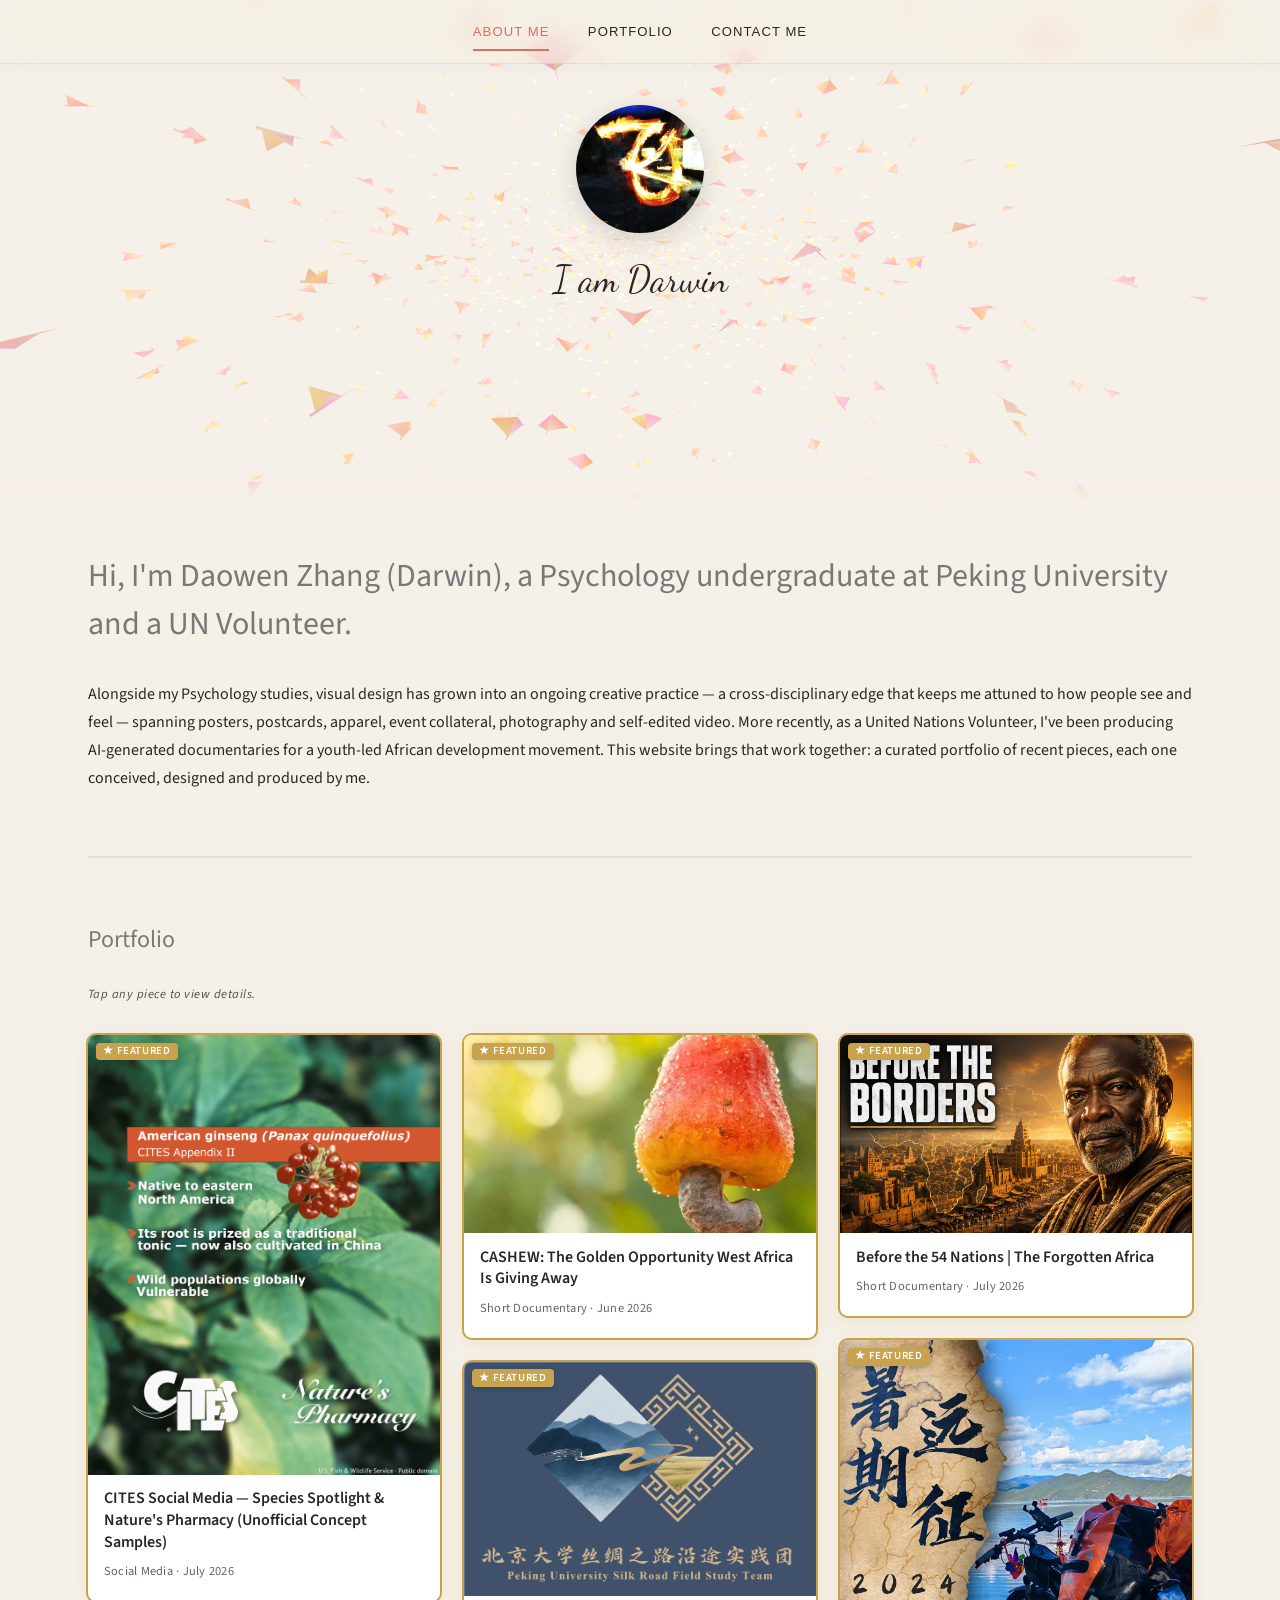
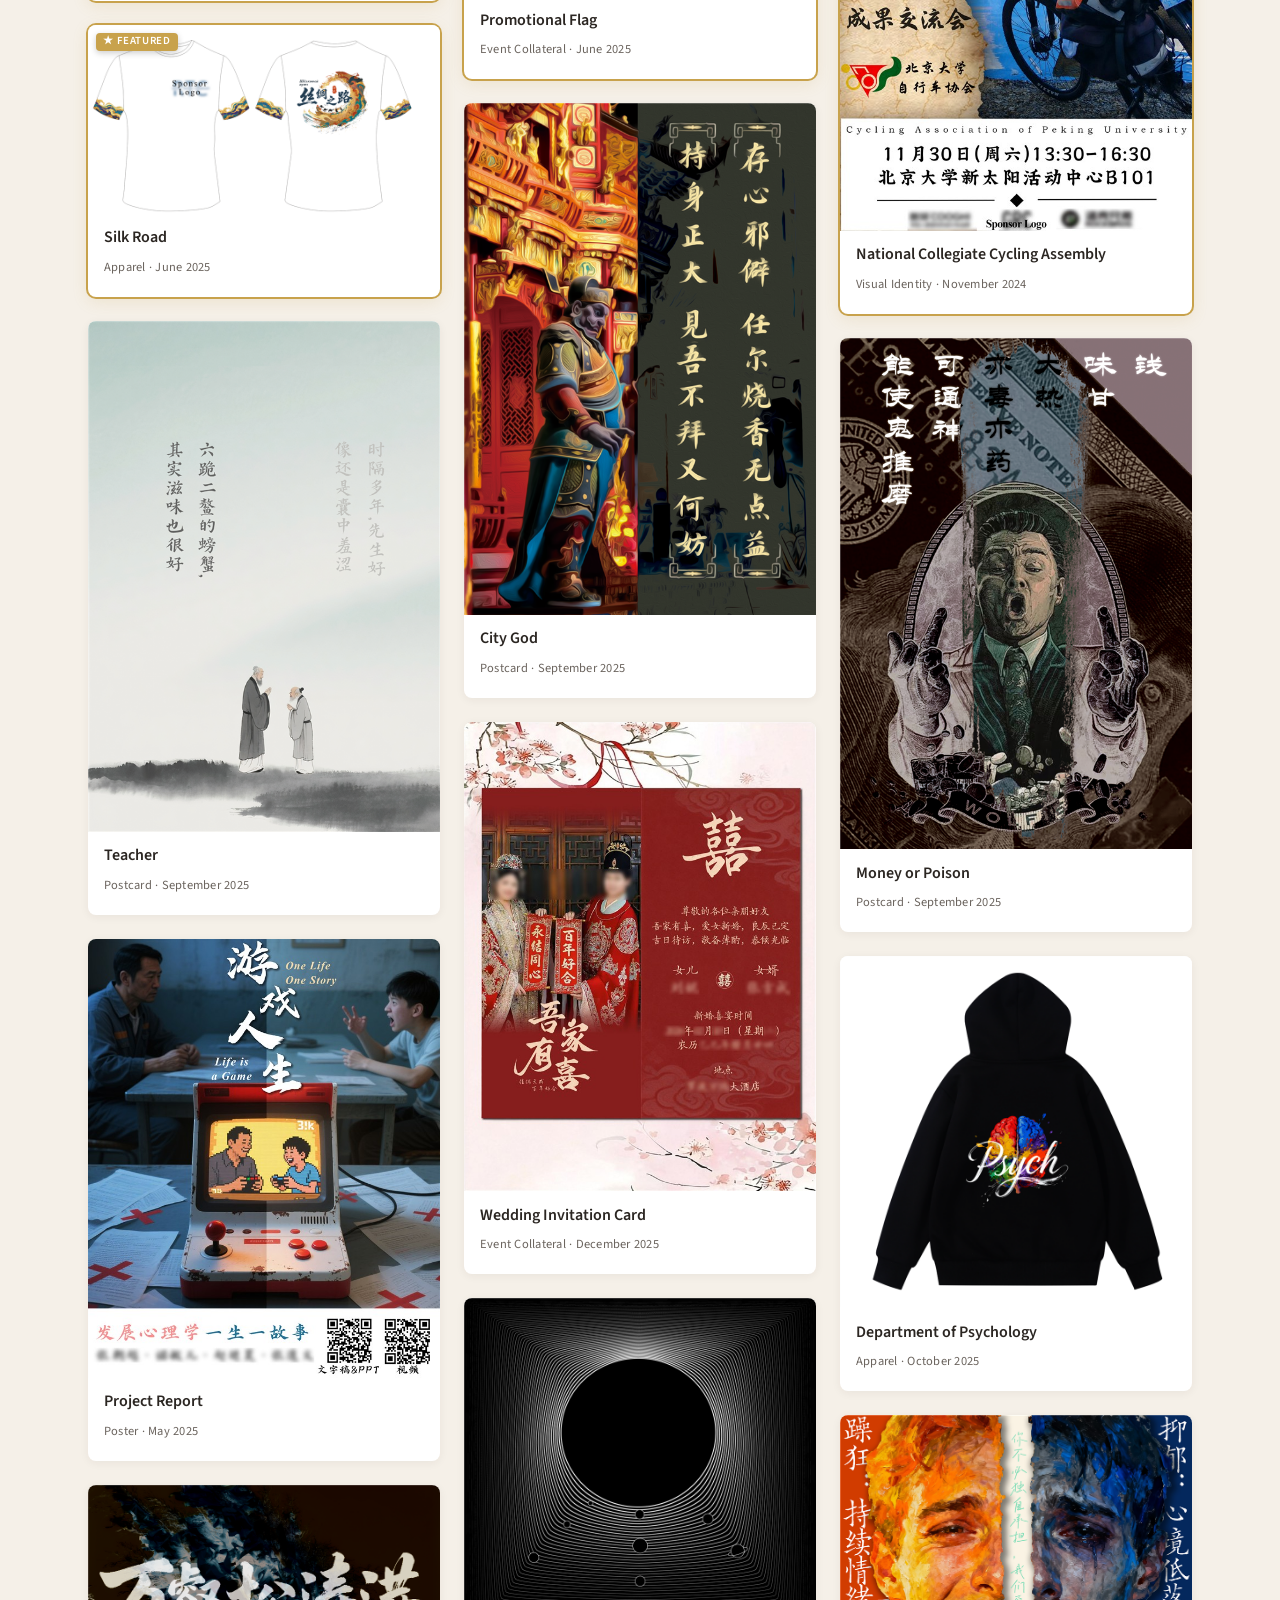
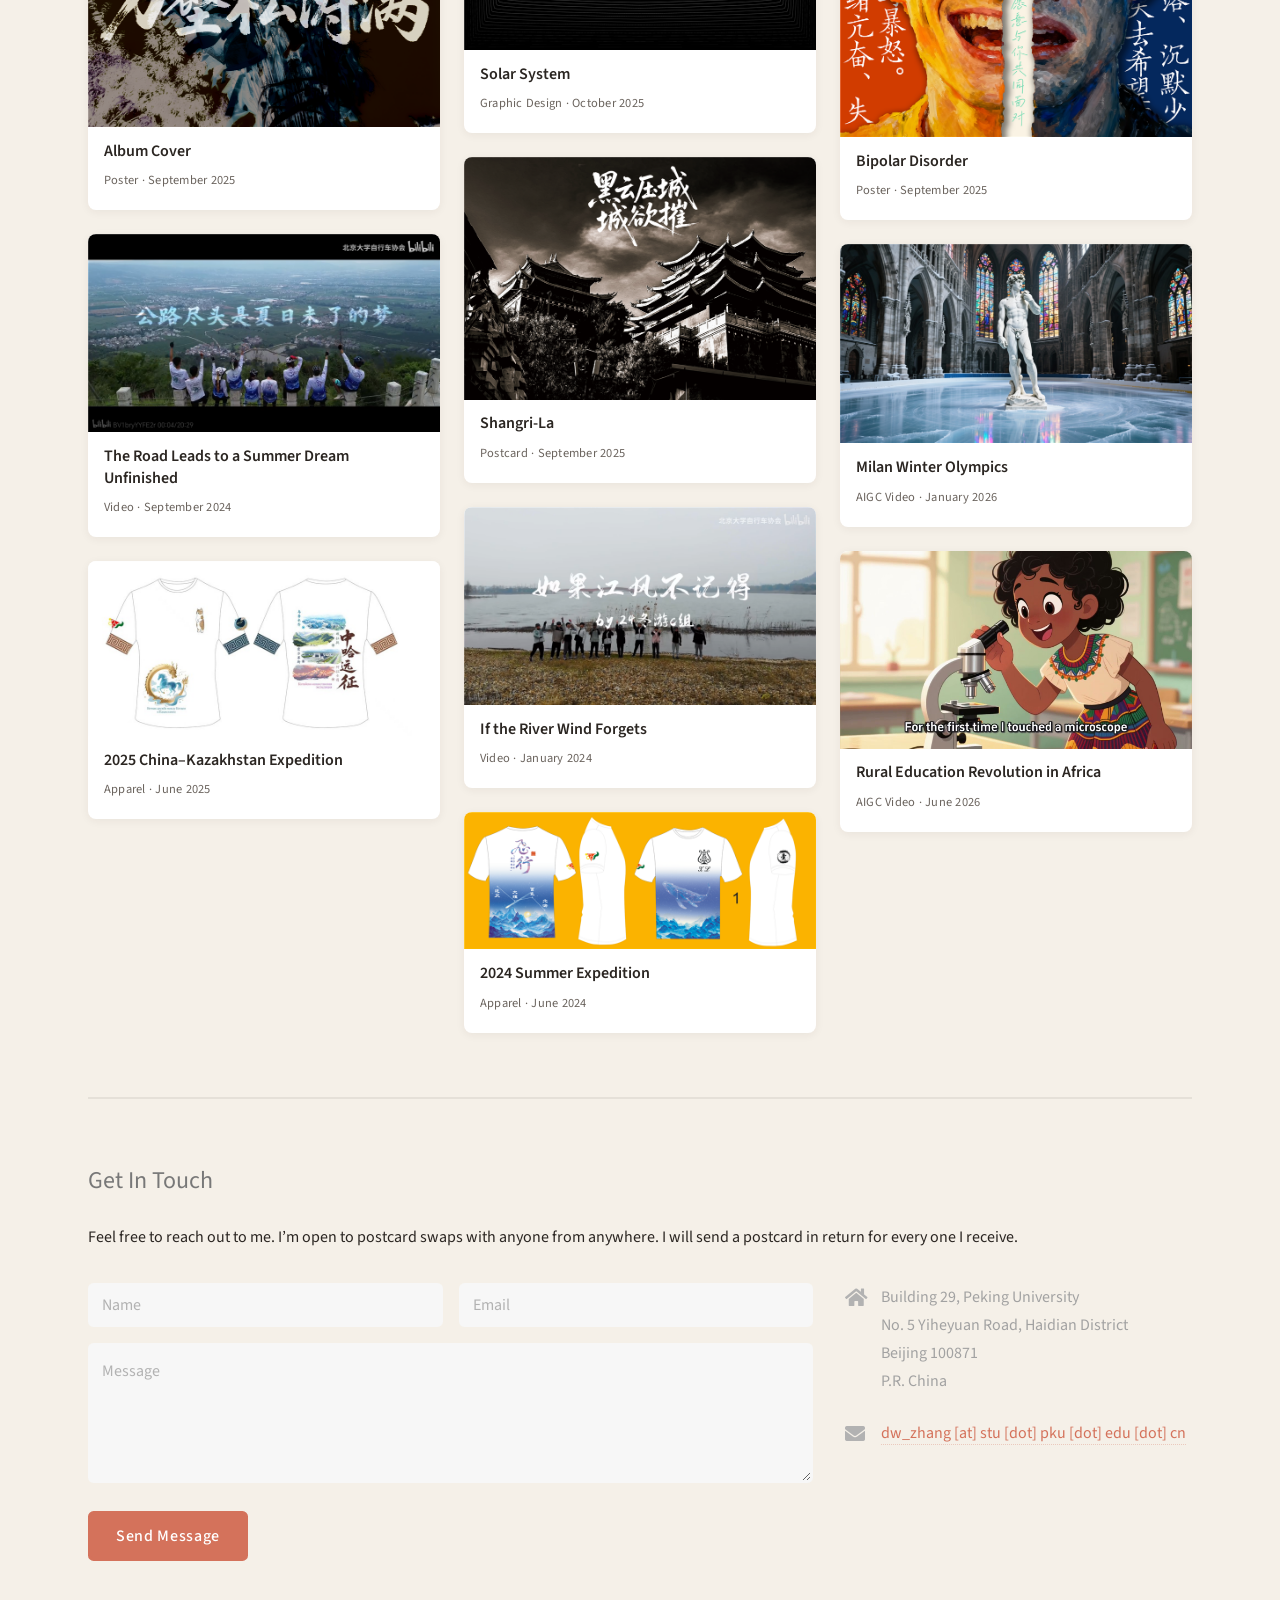
<file: index.html>
<!DOCTYPE HTML>
<!--
	Strata by HTML5 UP
	html5up.net | @ajlkn
	Free for personal and commercial use under the CCA 3.0 license (html5up.net/license)
-->
<html>
	<head>
		<title>Strata by HTML5 UP</title>
		<meta charset="utf-8" />
		<meta name="viewport" content="width=device-width, initial-scale=1, user-scalable=no" />
		<link rel="stylesheet" href="assets/css/main.css" />
		<link rel="stylesheet" href="assets/css/overrides.css?v=8" />
		<link rel="icon" href="data:image/svg+xml,%3Csvg xmlns='http://www.w3.org/2000/svg' viewBox='0 0 100 100'%3E%3Ctext y='.9em' font-size='90'%3E🕊%3C/text%3E%3C/svg%3E" />
		<!-- Umami Analytics (injected after page load so it never blocks rendering) -->
		<script>
			window.addEventListener('load', function () {
				var s = document.createElement('script');
				s.async = true;
				s.src = 'https://umami-ashen-xi.vercel.app/script.js';
				s.setAttribute('data-website-id', 'ce70d1c5-a07c-4a8a-adcc-c2fe38ce7951');
				document.head.appendChild(s);
			});
		</script>
	</head>
	<body class="is-preload">

		<!-- ============ Video Modal (AIGC mp4 player) ============ -->
		<!-- Placed at top of body so #video-player exists before main.js runs -->
			<div id="video-modal" class="custom-modal" aria-hidden="true" role="dialog" aria-modal="true">
				<div class="custom-modal-backdrop" data-close="video"></div>
				<div class="custom-modal-panel video-panel">
					<button class="custom-modal-close" data-close="video" aria-label="Close">×</button>
					<video id="video-player" controls playsinline preload="metadata"></video>
				</div>
			</div>

		<!-- ============ External Video Confirm Modal (Bilibili) ============ -->
			<div id="external-modal" class="custom-modal" aria-hidden="true" role="dialog" aria-modal="true">
				<div class="custom-modal-backdrop" data-close="external"></div>
				<div class="custom-modal-panel confirm-panel">
					<h3 id="external-title">Open video</h3>
					<p>This video is hosted on Bilibili. It will open in a new tab.</p>
					<div class="confirm-actions">
						<button class="btn-secondary" data-close="external">Cancel</button>
						<a id="external-link" href="#" target="_blank" rel="noopener noreferrer" class="btn-primary">Open on Bilibili</a>
					</div>
				</div>
			</div>

		<!-- Top Navigation Bar (frosted glass, sticky) -->
			<nav id="topnav">
				<div class="nav-inner">
					<a href="#about" class="nav-link" data-target="about">About me</a>
					<a href="#portfolio" class="nav-link" data-target="portfolio">Portfolio</a>
					<a href="#contact" class="nav-link" data-target="contact">Contact me</a>
				</div>
			</nav>

		<!-- Header -->
			<header id="header" data-nav-target="home">
				<div id="vanta-bg"></div>
				<a id="home"></a>
				<div class="inner">
					<a href="#" class="image avatar"><img src="images/avatar-darwin.jpg" alt="" /></a>
					<h1><strong>I am Darwin</strong></h1>
				</div>
			</header>

		<!-- Main -->
			<div id="main">

				<!-- One -->
					<section id="about">
						<header class="major">
							<h2>Hi, I'm Daowen Zhang (Darwin), a Psychology undergraduate at Peking University and a UN Volunteer.</h2>
						</header>
						<p>Alongside my Psychology studies, visual design has grown into an ongoing creative practice — a cross-disciplinary edge that keeps me attuned to how people see and feel — spanning posters, postcards, apparel, event collateral, photography and self-edited video. More recently, as a United Nations Volunteer, I've been producing AI-generated documentaries for a youth-led African development movement. This website brings that work together: a curated portfolio of recent pieces, each one conceived, designed and produced by me.</p>
					</section>

				<!-- Two: Portfolio (data-driven, rendered by assets/js/portfolio.js) -->
					<section id="portfolio">
						<h2>Portfolio</h2>
						<p class="portfolio-intro">Tap any piece to view details.</p>
						<div id="portfolio-grid" class="pf-grid">
							<p class="pf-loading">Loading projects…</p>
						</div>
					</section>

				<!-- Three -->
					<section id="contact">
						<h2>Get In Touch</h2>
						<p>Feel free to reach out to me. I’m open to postcard swaps with anyone from anywhere. I will send a postcard in return for every one I receive.</p>
						<div class="row">
							<div class="col-8 col-12-small">
								<form id="contact-form" method="POST" action="https://api.web3forms.com/submit">
									<input type="hidden" name="access_key" value="422eaf5c-2ad9-4081-b3e4-fe43166263a1">
									<input type="hidden" name="subject" value="New message from your portfolio site">
									<input type="hidden" name="from_name" value="Portfolio Contact">
									<input type="checkbox" name="botcheck" style="display:none" tabindex="-1" autocomplete="off">
									<div class="row gtr-uniform gtr-50">
										<div class="col-6 col-12-xsmall"><input type="text" name="name" id="name" placeholder="Name" required /></div>
										<div class="col-6 col-12-xsmall"><input type="email" name="email" id="email" placeholder="Email" required /></div>
										<div class="col-12"><textarea name="message" id="message" placeholder="Message" rows="4" required></textarea></div>
									</div>
									<ul class="actions">
										<li><input type="submit" value="Send Message" /></li>
									</ul>
									<p id="contact-result" style="margin-top:1em;font-size:0.9em;display:none;"></p>
								</form>
							</div>
							<div class="col-4 col-12-small">
								<ul class="labeled-icons">
									<li>
										<h3 class="icon solid fa-home"><span class="label">Address</span></h3>
										Building 29, Peking University<br />
										No. 5 Yiheyuan Road, Haidian District<br />
										Beijing 100871<br />
										P.R. China
									</li>
									<li>
										<h3 class="icon solid fa-envelope"><span class="label">Email</span></h3>
										<a>dw_zhang [at] stu [dot] pku [dot] edu [dot] cn</a>
									</li>
								</ul>
							</div>
						</div>
					</section>

				<!-- Four -->
				<!--
					<section id="four">
						<h2>Elements</h2>

						<section>
							<h4>Text</h4>
							<p>This is <b>bold</b> and this is <strong>strong</strong>. This is <i>italic</i> and this is <em>emphasized</em>.
							This is <sup>superscript</sup> text and this is <sub>subscript</sub> text.
							This is <u>underlined</u> and this is code: <code>for (;;) { ... }</code>. Finally, <a href="#">this is a link</a>.</p>
							<hr />
							<header>
								<h4>Heading with a Subtitle</h4>
								<p>Lorem ipsum dolor sit amet nullam id egestas urna aliquam</p>
							</header>
							<p>Nunc lacinia ante nunc ac lobortis. Interdum adipiscing gravida odio porttitor sem non mi integer non faucibus ornare mi ut ante amet placerat aliquet. Volutpat eu sed ante lacinia sapien lorem accumsan varius montes viverra nibh in adipiscing blandit tempus accumsan.</p>
							<header>
								<h5>Heading with a Subtitle</h5>
								<p>Lorem ipsum dolor sit amet nullam id egestas urna aliquam</p>
							</header>
							<p>Nunc lacinia ante nunc ac lobortis. Interdum adipiscing gravida odio porttitor sem non mi integer non faucibus ornare mi ut ante amet placerat aliquet. Volutpat eu sed ante lacinia sapien lorem accumsan varius montes viverra nibh in adipiscing blandit tempus accumsan.</p>
							<hr />
							<h2>Heading Level 2</h2>
							<h3>Heading Level 3</h3>
							<h4>Heading Level 4</h4>
							<h5>Heading Level 5</h5>
							<h6>Heading Level 6</h6>
							<hr />
							<h5>Blockquote</h5>
							<blockquote>Fringilla nisl. Donec accumsan interdum nisi, quis tincidunt felis sagittis eget tempus euismod. Vestibulum ante ipsum primis in faucibus vestibulum. Blandit adipiscing eu felis iaculis volutpat ac adipiscing accumsan faucibus. Vestibulum ante ipsum primis in faucibus lorem ipsum dolor sit amet nullam adipiscing eu felis.</blockquote>
							<h5>Preformatted</h5>
							<pre><code>i = 0;

while (!deck.isInOrder()) {
print 'Iteration ' + i;
deck.shuffle();
i++;
}

print 'It took ' + i + ' iterations to sort the deck.';</code></pre>
						</section>

						<section>
							<h4>Lists</h4>
							<div class="row">
								<div class="col-6 col-12-xsmall">
									<h5>Unordered</h5>
									<ul>
										<li>Dolor pulvinar etiam magna etiam.</li>
										<li>Sagittis adipiscing lorem eleifend.</li>
										<li>Felis enim feugiat dolore viverra.</li>
									</ul>
									<h5>Alternate</h5>
									<ul class="alt">
										<li>Dolor pulvinar etiam magna etiam.</li>
										<li>Sagittis adipiscing lorem eleifend.</li>
										<li>Felis enim feugiat dolore viverra.</li>
									</ul>
								</div>
								<div class="col-6 col-12-xsmall">
									<h5>Ordered</h5>
									<ol>
										<li>Dolor pulvinar etiam magna etiam.</li>
										<li>Etiam vel felis at lorem sed viverra.</li>
										<li>Felis enim feugiat dolore viverra.</li>
										<li>Dolor pulvinar etiam magna etiam.</li>
										<li>Etiam vel felis at lorem sed viverra.</li>
										<li>Felis enim feugiat dolore viverra.</li>
									</ol>
									<h5>Icons</h5>
									<ul class="icons">
										<li><a href="#" class="icon brands fa-twitter"><span class="label">Twitter</span></a></li>
										<li><a href="#" class="icon brands fa-facebook-f"><span class="label">Facebook</span></a></li>
										<li><a href="#" class="icon brands fa-instagram"><span class="label">Instagram</span></a></li>
										<li><a href="#" class="icon brands fa-github"><span class="label">Github</span></a></li>
										<li><a href="#" class="icon brands fa-dribbble"><span class="label">Dribbble</span></a></li>
										<li><a href="#" class="icon brands fa-tumblr"><span class="label">Tumblr</span></a></li>
									</ul>
								</div>
							</div>
							<h5>Actions</h5>
							<ul class="actions">
								<li><a href="#" class="button primary">Default</a></li>
								<li><a href="#" class="button">Default</a></li>
							</ul>
							<ul class="actions small">
								<li><a href="#" class="button primary small">Small</a></li>
								<li><a href="#" class="button small">Small</a></li>
							</ul>
							<div class="row">
								<div class="col-6 col-12-small">
									<ul class="actions stacked">
										<li><a href="#" class="button primary">Default</a></li>
										<li><a href="#" class="button">Default</a></li>
									</ul>
								</div>
								<div class="col-6 col-12-small">
									<ul class="actions stacked">
										<li><a href="#" class="button primary small">Small</a></li>
										<li><a href="#" class="button small">Small</a></li>
									</ul>
								</div>
								<div class="col-6 col-12-small">
									<ul class="actions stacked">
										<li><a href="#" class="button primary fit">Default</a></li>
										<li><a href="#" class="button fit">Default</a></li>
									</ul>
								</div>
								<div class="col-6 col-12-small">
									<ul class="actions stacked">
										<li><a href="#" class="button primary small fit">Small</a></li>
										<li><a href="#" class="button small fit">Small</a></li>
									</ul>
								</div>
							</div>
						</section>

						<section>
							<h4>Table</h4>
							<h5>Default</h5>
							<div class="table-wrapper">
								<table>
									<thead>
										<tr>
											<th>Name</th>
											<th>Description</th>
											<th>Price</th>
										</tr>
									</thead>
									<tbody>
										<tr>
											<td>Item One</td>
											<td>Ante turpis integer aliquet porttitor.</td>
											<td>29.99</td>
										</tr>
										<tr>
											<td>Item Two</td>
											<td>Vis ac commodo adipiscing arcu aliquet.</td>
											<td>19.99</td>
										</tr>
										<tr>
											<td>Item Three</td>
											<td> Morbi faucibus arcu accumsan lorem.</td>
											<td>29.99</td>
										</tr>
										<tr>
											<td>Item Four</td>
											<td>Vitae integer tempus condimentum.</td>
											<td>19.99</td>
										</tr>
										<tr>
											<td>Item Five</td>
											<td>Ante turpis integer aliquet porttitor.</td>
											<td>29.99</td>
										</tr>
									</tbody>
									<tfoot>
										<tr>
											<td colspan="2"></td>
											<td>100.00</td>
										</tr>
									</tfoot>
								</table>
							</div>

							<h5>Alternate</h5>
							<div class="table-wrapper">
								<table class="alt">
									<thead>
										<tr>
											<th>Name</th>
											<th>Description</th>
											<th>Price</th>
										</tr>
									</thead>
									<tbody>
										<tr>
											<td>Item One</td>
											<td>Ante turpis integer aliquet porttitor.</td>
											<td>29.99</td>
										</tr>
										<tr>
											<td>Item Two</td>
											<td>Vis ac commodo adipiscing arcu aliquet.</td>
											<td>19.99</td>
										</tr>
										<tr>
											<td>Item Three</td>
											<td> Morbi faucibus arcu accumsan lorem.</td>
											<td>29.99</td>
										</tr>
										<tr>
											<td>Item Four</td>
											<td>Vitae integer tempus condimentum.</td>
											<td>19.99</td>
										</tr>
										<tr>
											<td>Item Five</td>
											<td>Ante turpis integer aliquet porttitor.</td>
											<td>29.99</td>
										</tr>
									</tbody>
									<tfoot>
										<tr>
											<td colspan="2"></td>
											<td>100.00</td>
										</tr>
									</tfoot>
								</table>
							</div>
						</section>

						<section>
							<h4>Buttons</h4>
							<ul class="actions">
								<li><a href="#" class="button primary">Primary</a></li>
								<li><a href="#" class="button">Default</a></li>
							</ul>
							<ul class="actions">
								<li><a href="#" class="button large">Large</a></li>
								<li><a href="#" class="button">Default</a></li>
								<li><a href="#" class="button small">Small</a></li>
							</ul>
							<ul class="actions fit">
								<li><a href="#" class="button primary fit">Fit</a></li>
								<li><a href="#" class="button fit">Fit</a></li>
							</ul>
							<ul class="actions fit small">
								<li><a href="#" class="button primary fit small">Fit + Small</a></li>
								<li><a href="#" class="button fit small">Fit + Small</a></li>
							</ul>
							<ul class="actions">
								<li><a href="#" class="button primary icon solid fa-download">Icon</a></li>
								<li><a href="#" class="button icon solid fa-download">Icon</a></li>
							</ul>
							<ul class="actions">
								<li><span class="button primary disabled">Primary</span></li>
								<li><span class="button disabled">Default</span></li>
							</ul>
						</section>

						<section>
							<h4>Form</h4>
							<form method="post" action="#">
								<div class="row gtr-uniform gtr-50">
									<div class="col-6 col-12-xsmall">
										<input type="text" name="demo-name" id="demo-name" value="" placeholder="Name" />
									</div>
									<div class="col-6 col-12-xsmall">
										<input type="email" name="demo-email" id="demo-email" value="" placeholder="Email" />
									</div>
									<div class="col-12">
										<select name="demo-category" id="demo-category">
											<option value="">- Category -</option>
											<option value="1">Manufacturing</option>
											<option value="1">Shipping</option>
											<option value="1">Administration</option>
											<option value="1">Human Resources</option>
										</select>
									</div>
									<div class="col-4 col-12-small">
										<input type="radio" id="demo-priority-low" name="demo-priority" checked>
										<label for="demo-priority-low">Low Priority</label>
									</div>
									<div class="col-4 col-12-small">
										<input type="radio" id="demo-priority-normal" name="demo-priority">
										<label for="demo-priority-normal">Normal Priority</label>
									</div>
									<div class="col-4 col-12-small">
										<input type="radio" id="demo-priority-high" name="demo-priority">
										<label for="demo-priority-high">High Priority</label>
									</div>
									<div class="col-6 col-12-small">
										<input type="checkbox" id="demo-copy" name="demo-copy">
										<label for="demo-copy">Email me a copy of this message</label>
									</div>
									<div class="col-6 col-12-small">
										<input type="checkbox" id="demo-human" name="demo-human" checked>
										<label for="demo-human">I am a human and not a robot</label>
									</div>
									<div class="col-12">
										<textarea name="demo-message" id="demo-message" placeholder="Enter your message" rows="6"></textarea>
									</div>
									<div class="col-12">
										<ul class="actions">
											<li><input type="submit" value="Send Message" class="primary" /></li>
											<li><input type="reset" value="Reset" /></li>
										</ul>
									</div>
								</div>
							</form>
						</section>

						<section>
							<h4>Image</h4>
							<h5>Fit</h5>
							<div class="box alt">
								<div class="row gtr-50 gtr-uniform">
									<div class="col-12"><span class="image fit"><img src="images/fulls/05.jpg" alt="" /></span></div>
									<div class="col-4"><span class="image fit"><img src="images/thumbs/01.jpg" alt="" /></span></div>
									<div class="col-4"><span class="image fit"><img src="images/thumbs/02.jpg" alt="" /></span></div>
									<div class="col-4"><span class="image fit"><img src="images/thumbs/03.jpg" alt="" /></span></div>
									<div class="col-4"><span class="image fit"><img src="images/thumbs/04.jpg" alt="" /></span></div>
									<div class="col-4"><span class="image fit"><img src="images/thumbs/05.jpg" alt="" /></span></div>
									<div class="col-4"><span class="image fit"><img src="images/thumbs/06.jpg" alt="" /></span></div>
									<div class="col-4"><span class="image fit"><img src="images/thumbs/03.jpg" alt="" /></span></div>
									<div class="col-4"><span class="image fit"><img src="images/thumbs/02.jpg" alt="" /></span></div>
									<div class="col-4"><span class="image fit"><img src="images/thumbs/01.jpg" alt="" /></span></div>
								</div>
							</div>
							<h5>Left &amp; Right</h5>
							<p><span class="image left"><img src="images/avatar.jpg" alt="" /></span>Fringilla nisl. Donec accumsan interdum nisi, quis tincidunt felis sagittis eget. tempus euismod. Vestibulum ante ipsum primis in faucibus vestibulum. Blandit adipiscing eu felis iaculis volutpat ac adipiscing accumsan eu faucibus. Integer ac pellentesque praesent tincidunt felis sagittis eget. tempus euismod. Vestibulum ante ipsum primis in faucibus vestibulum. Blandit adipiscing eu felis iaculis volutpat ac adipiscing accumsan eu faucibus. Integer ac pellentesque praesent. Donec accumsan interdum nisi, quis tincidunt felis sagittis eget. tempus euismod. Vestibulum ante ipsum primis in faucibus vestibulum. Blandit adipiscing eu felis iaculis volutpat ac adipiscing accumsan eu faucibus. Integer ac pellentesque praesent tincidunt felis sagittis eget. tempus euismod. Vestibulum ante ipsum primis in faucibus vestibulum. Blandit adipiscing eu felis iaculis volutpat ac adipiscing accumsan eu faucibus. Integer ac pellentesque praesent.</p>
							<p><span class="image right"><img src="images/avatar.jpg" alt="" /></span>Fringilla nisl. Donec accumsan interdum nisi, quis tincidunt felis sagittis eget. tempus euismod. Vestibulum ante ipsum primis in faucibus vestibulum. Blandit adipiscing eu felis iaculis volutpat ac adipiscing accumsan eu faucibus. Integer ac pellentesque praesent tincidunt felis sagittis eget. tempus euismod. Vestibulum ante ipsum primis in faucibus vestibulum. Blandit adipiscing eu felis iaculis volutpat ac adipiscing accumsan eu faucibus. Integer ac pellentesque praesent. Donec accumsan interdum nisi, quis tincidunt felis sagittis eget. tempus euismod. Vestibulum ante ipsum primis in faucibus vestibulum. Blandit adipiscing eu felis iaculis volutpat ac adipiscing accumsan eu faucibus. Integer ac pellentesque praesent tincidunt felis sagittis eget. tempus euismod. Vestibulum ante ipsum primis in faucibus vestibulum. Blandit adipiscing eu felis iaculis volutpat ac adipiscing accumsan eu faucibus. Integer ac pellentesque praesent.</p>
						</section>

					</section>
				-->

			</div>

		<!-- Footer (removed) -->

		<!-- Scripts -->
			<script src="assets/js/jquery.min.js"></script>
			<script src="assets/js/jquery.poptrox.min.js"></script>
			<script src="assets/js/browser.min.js"></script>
			<script src="assets/js/breakpoints.min.js"></script>
			<script src="assets/js/util.js"></script>
			<script src="assets/js/main.js"></script>
			<script src="assets/js/portfolio.js?v=2"></script>

		<!-- Vanta Birds Background (local) -->
			<script src="assets/js/three.min.js"></script>
			<script src="assets/js/vanta.birds.min.js"></script>
			<script>
				VANTA.BIRDS({
					el: "#vanta-bg",
					mouseControls: true,
					touchControls: true,
					gyroControls: false,
					minHeight: 200.00,
					minWidth: 200.00,
					scale: 1.00,
					scale2: 1.00,
					backgroundColor: 0xf5f0e8,   /* 奶油米白底 */
					backgroundAlpha: 1,
					color1: 0xE89A6A,            /* 烟霞金粉 */
					color2: 0x8A4A7F,            /* 暮色梅紫 */
					colorMode: "varianceGradient",
					quantity: 5.00,
					birdSize: 1.00,
					wingSpan: 30.00,
					speedLimit: 5.00,
					separation: 20.00,
					alignment: 20.00,
					cohesion: 20.00
				});
			</script>

		<!-- Active nav highlight on scroll -->
			<script>
				(function() {
					var navLinks = document.querySelectorAll('#topnav .nav-link');
					var sections = ['about', 'portfolio', 'contact'].map(function(id) {
						return document.getElementById(id);
					}).filter(Boolean);

					function updateActive() {
						var navH = 64;
						var pos = window.scrollY + navH + 20;
						var current = 'about';
						sections.forEach(function(sec) {
							if (sec.offsetTop <= pos) current = sec.id;
						});
						navLinks.forEach(function(link) {
							link.classList.toggle('active', link.dataset.target === current);
						});
					}

					window.addEventListener('scroll', updateActive, { passive: true });
					updateActive();
				})();
			</script>

		<!-- Lightbox close on ESC key -->
			<script>
				(function(){
					document.addEventListener('keydown', function(e){
						if (e.key === 'Escape') {
							var closer = document.querySelector('.poptrox-popup .closer');
							if (closer) closer.click();
						}
					});
				})();
			</script>

		<!-- Contact form: Web3Forms AJAX submit -->
			<script>
				(function() {
					var form = document.getElementById('contact-form');
					var result = document.getElementById('contact-result');
					if (!form) return;

					form.addEventListener('submit', function(e) {
						e.preventDefault();
						var formData = new FormData(form);
						var submitBtn = form.querySelector('input[type="submit"]');
						var originalBtnValue = submitBtn.value;

						submitBtn.value = 'Sending...';
						submitBtn.disabled = true;
						result.style.display = 'block';
						result.style.color = 'var(--ink-secondary)';
						result.textContent = 'Please wait...';

						fetch('https://api.web3forms.com/submit', {
							method: 'POST',
							body: formData
						})
						.then(function(response) { return response.json(); })
						.then(function(data) {
							if (data.success) {
								result.style.color = '#4A6741';
								result.textContent = '✓ Message sent successfully. Thank you for reaching out — I will get back to you soon.';
								form.reset();
								alert('✓ Message sent successfully!\n\nThank you for reaching out — I will get back to you soon.');
							} else {
								result.style.color = '#B85E47';
								result.textContent = '✗ Oops! Something went wrong: ' + (data.message || 'please try again later.');
								alert('✗ Oops! Something went wrong:\n\n' + (data.message || 'please try again later.'));
							}
						})
						.catch(function(error) {
							result.style.color = '#B85E47';
							result.textContent = '✗ Network error. Please check your connection and try again.';
							alert('✗ Network error.\n\nPlease check your connection and try again.');
						})
						.finally(function() {
							submitBtn.value = originalBtnValue;
							submitBtn.disabled = false;
							setTimeout(function() {
								result.style.display = 'none';
							}, 8000);
						});
					});
				})();
			</script>

		<!-- ============ Video Modals are defined at the top of <body> to ensure DOM readiness before main.js runs ============ -->

	</body>
</html>
</file>
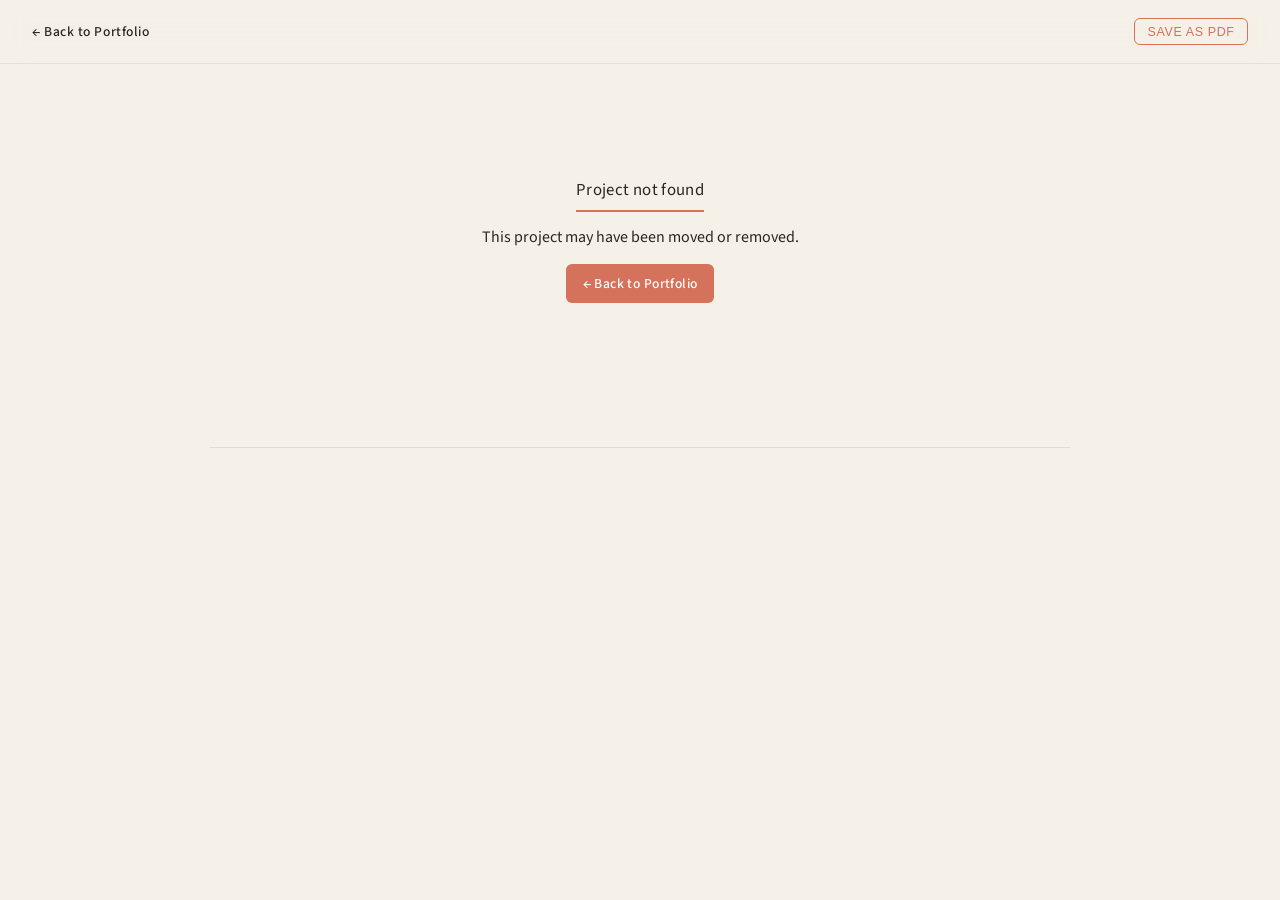
<file: project.html>
<!DOCTYPE HTML>
<!--
	Project detail page (data-driven via ?id=)
	Renders a single project from assets/data/projects.json
-->
<html>
	<head>
		<title>Project — Darwin</title>
		<meta charset="utf-8" />
		<meta name="viewport" content="width=device-width, initial-scale=1" />
		<link rel="stylesheet" href="assets/css/main.css" />
		<link rel="stylesheet" href="assets/css/overrides.css?v=8" />
		<link rel="icon" href="data:image/svg+xml,%3Csvg xmlns='http://www.w3.org/2000/svg' viewBox='0 0 100 100'%3E%3Ctext y='.9em' font-size='90'%3E🕊%3C/text%3E%3C/svg%3E" />
		<!-- Umami Analytics (injected after page load so it never blocks rendering) -->
		<script>
			window.addEventListener('load', function () {
				var s = document.createElement('script');
				s.async = true;
				s.src = 'https://umami-ashen-xi.vercel.app/script.js';
				s.setAttribute('data-website-id', 'ce70d1c5-a07c-4a8a-adcc-c2fe38ce7951');
				document.head.appendChild(s);
			});
		</script>
	</head>
	<body class="project-page">

		<!-- Top bar: minimal nav (back + print) -->
		<nav class="project-topbar">
			<a href="index.html#portfolio" class="project-back">&larr; Back to Portfolio</a>
			<button id="print-btn" class="project-print" type="button">Save as PDF</button>
		</nav>

		<!-- Project content (rendered by project.js) -->
		<main id="project-root" class="project-root">
			<p class="project-loading">Loading…</p>
		</main>

		<!-- Prev / Next navigation -->
		<nav id="project-nav" class="project-nav"></nav>

		<!-- Image zoom overlay -->
		<div id="zoom-overlay" class="zoom-overlay" aria-hidden="true">
			<img id="zoom-img" alt="" />
		</div>

		<script src="assets/js/project.js?v=7"></script>
	</body>
</html>
</file>
<file: assets/css/overrides.css>
/*
	Strata Overrides
	目标：
	  1) 强制竖版布局（Header 顶部全宽，Main 在下方）
	  2) 鸟群 Vanta 背景仅出现在 Header
	  3) 其余区域保持米白奶油纯色
	  4) 顶部磨砂玻璃导航栏（悬浮 sticky）
*/

/* ============ 自定义字体：Dancing Script ============ */
@font-face {
	font-family: 'Dancing Script';
	src: url('../webfonts/DancingScript-Regular.ttf') format('truetype');
	font-weight: normal;
	font-style: normal;
	font-display: swap;
}

:root {
	--bg-cream: #F5F0E8;       /* 奶油米白 */
	--ink-primary: #2B2622;
	--ink-secondary: #6B645E;
	--accent: #D4725B;
	--nav-height: 64px;
}

/* 平滑滚动到锚点 */
html {
	scroll-behavior: smooth;
	scroll-padding-top: var(--nav-height);  /* 锚点滚动时留出导航高度 */
}

/* ============ 0. 顶部磨砂玻璃导航栏 ============ */
#topnav {
	position: fixed;
	top: 0;
	left: 0;
	right: 0;
	height: var(--nav-height);
	z-index: 100;

	/* 磨砂玻璃效果 */
	background-color: rgba(245, 240, 232, 0.55);
	backdrop-filter: blur(14px) saturate(140%);
	-webkit-backdrop-filter: blur(14px) saturate(140%);
	border-bottom: 1px solid rgba(43, 38, 34, 0.08);
	box-shadow: 0 2px 20px rgba(43, 38, 34, 0.04);
}

#topnav .nav-inner {
	max-width: 1200px;
	height: 100%;
	margin: 0 auto;
	padding: 0 2.5em;
	display: flex;
	align-items: center;
	justify-content: center;
	gap: 2.4em;
}

#topnav .nav-link {
	font-family: -apple-system, "Segoe UI", "PingFang SC", sans-serif;
	font-size: 0.82em;
	font-weight: 500;
	letter-spacing: 0.08em;
	text-transform: uppercase;
	color: var(--ink-primary) !important;
	text-decoration: none;
	border-bottom: none !important;
	position: relative;
	padding: 0.3em 0;
	transition: color 0.25s ease;
}

#topnav .nav-link::after {
	content: '';
	position: absolute;
	left: 0;
	right: 0;
	bottom: -2px;
	height: 2px;
	background: var(--accent);
	transform: scaleX(0);
	transform-origin: center;
	transition: transform 0.3s ease;
}

#topnav .nav-link:hover {
	color: var(--accent) !important;
}

#topnav .nav-link:hover::after,
#topnav .nav-link.active::after {
	transform: scaleX(1);
}

#topnav .nav-link.active {
	color: var(--accent) !important;
}

/* 响应式：窄屏压缩 */
@media screen and (max-width: 736px) {
	#topnav .nav-inner {
		padding: 0 1em;
		gap: 1.2em;
		justify-content: center;
	}
	#topnav .nav-link {
		font-size: 0.7em;
		letter-spacing: 0.05em;
	}
}

/* ============ 1. 强制竖版布局 ============ */
body, html {
	background: var(--bg-cream) !important;
}

#header {
	position: relative !important;
	left: auto !important;
	top: auto !important;
	width: 100% !important;
	height: auto !important;
	min-height: calc(440px + var(--nav-height));  /* 补回被导航占用的高度 */
	padding: calc(var(--nav-height) + 2.5em) 3em 2.5em 3em !important;

	background-color: var(--bg-cream) !important;
	background-image: none !important;

	display: flex !important;
	flex-direction: column !important;
	justify-content: center !important;
	align-items: center !important;
	text-align: center !important;

	overflow: hidden;
	isolation: isolate;
}

#vanta-bg {
	position: absolute !important;
	inset: 0 !important;
	width: 100% !important;
	height: 100% !important;
	z-index: 0 !important;
}

#vanta-bg canvas {
	z-index: 0 !important;
}

/* 顶部渐变遮罩：让鸟群从导航栏下方柔和淡入 */
#header > .top-fade,
#header::before {
	content: '';
	position: absolute;
	left: 0;
	right: 0;
	top: 0;
	height: 40px;
	background: linear-gradient(
		to bottom,
		rgba(245, 240, 232, 0.7) 0%,
		rgba(245, 240, 232, 0.35) 50%,
		rgba(245, 240, 232, 0) 100%
	);
	pointer-events: none;
	z-index: 2;
}

/* 底部渐变遮罩：让鸟群自然溶解进下方米白区域 */
#header::after {
	content: '';
	position: absolute;
	left: 0;
	right: 0;
	bottom: 0;
	height: 40px;
	background: linear-gradient(
		to bottom,
		rgba(245, 240, 232, 0) 0%,
		rgba(245, 240, 232, 0.25) 30%,
		rgba(245, 240, 232, 0.6) 55%,
		rgba(245, 240, 232, 0.9) 80%,
		rgba(245, 240, 232, 1) 100%
	);
	pointer-events: none;
	z-index: 2;
}

#header .inner {
	position: relative;
	z-index: 3;
	max-width: 900px;
	width: 100%;
	margin: 0 auto;
	text-align: center !important;
}

#header .avatar,
#header .image.avatar {
	display: block !important;
	margin: 0 auto 1.5em auto !important;
	width: 128px !important;
	height: 128px !important;
	border-radius: 50% !important;
	overflow: hidden !important;
	box-shadow: 0 6px 24px rgba(0, 0, 0, 0.15);
	position: relative;
	padding: 0 !important;
}

#header .avatar img,
#header .image.avatar img {
	position: absolute !important;
	top: 50% !important;
	left: 50% !important;
	transform: translate(-50%, -50%) scale(1.25) !important;
	width: 100% !important;
	height: 100% !important;
	max-width: none !important;
	object-fit: cover !important;
	border-radius: 0 !important;
	box-shadow: none !important;
	display: block !important;
	margin: 0 !important;
	padding: 0 !important;
}

#header h1,
#header h1 strong {
	text-align: center !important;
	color: var(--ink-primary) !important;
	font-family: 'Dancing Script', Georgia, "Times New Roman", "PingFang SC", cursive, serif !important;
	font-weight: normal !important;
	font-size: 1.5em;
	line-height: 1.3;
	text-shadow: 0 1px 2px rgba(245, 240, 232, 0.8);
}

#header h1 a {
	color: var(--accent) !important;
	text-shadow: 0 1px 2px rgba(245, 240, 232, 0.8);
}

/* ============ 2. Main 区域 ============ */
#main {
	position: relative !important;
	left: auto !important;
	top: auto !important;
	width: 100% !important;
	max-width: 1200px;
	margin: 0 auto !important;
	background-color: var(--bg-cream) !important;
	background-image: none !important;
	padding: 3em 3em 5em 3em !important;
}

#main section {
	border-top-color: rgba(43, 38, 34, 0.08) !important;
}

/* 加深 section 的正文段落颜色，对抗米白背景，保持标题沿用模板默认 */
#main section > p,
#main section header.major > p {
	color: var(--ink-primary) !important;
}

/* ============ 3. Footer ============ */
#footer {
	position: relative !important;
	left: auto !important;
	top: auto !important;
	width: 100% !important;
	max-width: 1200px;
	margin: 0 auto !important;
	background-color: var(--bg-cream) !important;
	background-image: none !important;
	padding: 2em 3em 3em 3em !important;
}

/* ============ 4. 清理 body 伪元素 ============ */
body:before,
body:after,
body.is-preload:before,
body.is-preload:after {
	display: none !important;
	background: transparent !important;
}

/* ============ 5. 文字/链接/按钮配色 ============ */
a {
	color: var(--accent) !important;
	border-bottom-color: rgba(212, 114, 91, 0.3) !important;
}

a:hover {
	color: #B85E47 !important;
}

.button {
	box-shadow: inset 0 0 0 2px var(--ink-primary) !important;
	color: var(--ink-primary) !important;
	background-color: transparent !important;
}

.button:hover {
	background-color: var(--accent) !important;
	color: #fff !important;
	box-shadow: inset 0 0 0 2px var(--accent) !important;
}

.button.primary {
	background-color: var(--accent) !important;
	color: #fff !important;
	box-shadow: inset 0 0 0 2px var(--accent) !important;
}

.button.primary:hover {
	background-color: #B85E47 !important;
	box-shadow: inset 0 0 0 2px #B85E47 !important;
}

/* 表单 submit 按钮（Send Message）：填充珊瑚橙 + 白字，避免跟米白底融在一起 */
#contact-form ul.actions {
	margin-top: 1.8em !important;  /* Send Message 和输入框之间留出呼吸空间 */
}

input[type="submit"],
input[type="reset"],
input[type="button"] {
	background-color: var(--accent) !important;
	color: #fff !important;
	border-color: var(--accent) !important;
	box-shadow: inset 0 0 0 2px var(--accent) !important;
	font-weight: 500 !important;
	letter-spacing: 0.04em !important;
}

input[type="submit"]:hover,
input[type="reset"]:hover,
input[type="button"]:hover {
	background-color: #B85E47 !important;
	border-color: #B85E47 !important;
	color: #fff !important;
	box-shadow: inset 0 0 0 2px #B85E47 !important;
}

input[type="submit"]:active,
input[type="reset"]:active,
input[type="button"]:active {
	background-color: #A5513D !important;
	border-color: #A5513D !important;
	color: #fff !important;
}

.icons a:hover {
	color: var(--accent) !important;
}

/* ============ Portfolio Masonry 瀑布流 ============ */
#portfolio .row {
	column-count: 3;
	column-gap: 1.5em;
	display: block !important;
}

#portfolio .work-item {
	width: 100% !important;
	display: inline-block;
	margin: 0 0 1.5em 0 !important;
	padding: 0 !important;
	break-inside: avoid;
	-webkit-column-break-inside: avoid;
	page-break-inside: avoid;
}

#portfolio .work-item .thumb {
	display: block;
	overflow: hidden;
	border-radius: 6px;
}

#portfolio .work-item img {
	width: 100% !important;
	height: auto !important;
	display: block;
	transition: transform 0.4s ease;
}

#portfolio .work-item .thumb:hover img {
	transform: scale(1.03);
}

#portfolio .work-item h3 {
	font-size: 1em !important;
	margin: 0.8em 0 0.3em 0 !important;
	color: var(--ink-primary) !important;
}

#portfolio .work-item p {
	font-size: 0.85em !important;
	color: var(--ink-secondary) !important;
	margin: 0 !important;
	line-height: 1.5;
}

/* 响应式：平板 2 列，手机 1 列 */
@media screen and (max-width: 980px) {
	#portfolio .row { column-count: 2; }
}
@media screen and (max-width: 480px) {
	#portfolio .row { column-count: 1; }
}

/* ============ Lightbox（poptrox） × 关闭按钮：极简、小、不挡画面 ============ */
.poptrox-popup .closer {
	opacity: 0.6 !important;
	width: 2em !important;
	height: 2em !important;
	line-height: 2em !important;
	top: 0.8em !important;
	right: 0.8em !important;
	background: transparent !important;
	border: none !important;
	border-radius: 0 !important;
	z-index: 9999 !important;
	cursor: pointer;
	transition: opacity 0.2s ease;
}

.poptrox-popup .closer:before {
	border: none !important;
	background: transparent !important;
	color: #fff !important;
	opacity: 1 !important;
	font-size: 1.4em !important;
	width: auto !important;
	height: auto !important;
	line-height: 1 !important;
	margin: 0 !important;
	top: 50% !important;
	left: 50% !important;
	transform: translate(-50%, -50%);
	text-shadow: 0 1px 3px rgba(0, 0, 0, 0.6);
}

.poptrox-popup .closer:hover {
	opacity: 1 !important;
	background: transparent !important;
}

/* Overlay: 锁定不透明度，避免切图时闪白 */
.poptrox-overlay {
	background-color: #1a1715 !important;
	/* 切图动画时 opacity 会被 jQuery 改写，这里用 background-color 保证颜色锁死 */
}

/* Popup 容器：透明背景、去 padding，只留图片本身 */
.poptrox-popup {
	background: transparent !important;
	background-color: transparent !important;
	padding: 0 !important;
	box-shadow: none !important;
	border-radius: 0 !important;
}

/* Caption（图片下方标题）：不显示，保持作品原汁原味 */
.poptrox-popup .caption {
	display: none !important;
}

/* ============ 6. 响应式 ============ */
@media screen and (max-width: 736px) {
	#header {
		padding: calc(var(--nav-height) + 3em) 1.5em 4em 1.5em !important;
		min-height: calc(480px + var(--nav-height));
	}
	#main, #footer {
		padding: 2em 1.5em !important;
	}
}

/* ============ Video Thumbnails: Play Badge (▶) ============ */
#portfolio .work-item a.video-play,
#portfolio .work-item a.video-external {
	position: relative;
}

/* 视频卡不显示默认的 "View" 角标，只保留播放键 */
#portfolio .work-item a.video-play:before,
#portfolio .work-item a.video-play:after,
#portfolio .work-item a.video-external:before,
#portfolio .work-item a.video-external:after {
	display: none !important;
	content: none !important;
}

#portfolio .work-item .play-badge {
	position: absolute;
	top: 50%;
	left: 50%;
	transform: translate(-50%, -50%);
	width: 3.4em;
	height: 3.4em;
	line-height: 3.4em;
	border-radius: 50%;
	background: rgba(0, 0, 0, 0.55);
	color: #fff;
	font-size: 1.2em;
	text-align: center;
	padding-left: 0.22em;    /* optical centering for ▶ glyph */
	box-sizing: border-box;
	pointer-events: none;
	transition: background 0.25s ease, transform 0.25s ease;
	backdrop-filter: blur(2px);
	-webkit-backdrop-filter: blur(2px);
	box-shadow: 0 4px 16px rgba(0, 0, 0, 0.25);
}

#portfolio .work-item a.video-play:hover .play-badge,
#portfolio .work-item a.video-external:hover .play-badge {
	background: var(--accent);
	transform: translate(-50%, -50%) scale(1.08);
}

/* ============ Custom Modal (AIGC video + Bilibili confirm) ============ */
.custom-modal {
	position: fixed;
	inset: 0;
	z-index: 10000;
	display: none;
	align-items: center;
	justify-content: center;
	padding: 2em;
}

.custom-modal.is-open {
	display: flex;
	animation: modalFadeIn 0.25s ease;
}

@keyframes modalFadeIn {
	from { opacity: 0; }
	to   { opacity: 1; }
}

.custom-modal-backdrop {
	position: absolute;
	inset: 0;
	background: rgba(20, 18, 16, 0.75);
	backdrop-filter: blur(4px);
	-webkit-backdrop-filter: blur(4px);
	cursor: pointer;
}

.custom-modal-panel {
	position: relative;
	z-index: 1;
	max-width: 100%;
	animation: modalPanelIn 0.3s cubic-bezier(0.2, 0.8, 0.3, 1);
}

@keyframes modalPanelIn {
	from { opacity: 0; transform: translateY(12px) scale(0.98); }
	to   { opacity: 1; transform: translateY(0)   scale(1); }
}

/* Video panel: responsive, keeps aspect ratio */
.custom-modal-panel.video-panel {
	width: min(90vw, 1100px);
}

.custom-modal-panel.video-panel video {
	display: block;
	width: 100%;
	max-height: 85vh;
	border-radius: 8px;
	background: #000;
	box-shadow: 0 20px 60px rgba(0, 0, 0, 0.5);
}

.custom-modal-close {
	position: absolute;
	top: -2.2em;
	right: 0;
	width: 2em;
	height: 2em;
	line-height: 1;
	background: transparent;
	border: none;
	color: #fff;
	font-size: 1.8em;
	cursor: pointer;
	opacity: 0.7;
	transition: opacity 0.2s ease;
	padding: 0;
}

.custom-modal-close:hover { opacity: 1; }

/* Confirm panel: small card */
.custom-modal-panel.confirm-panel {
	width: min(90vw, 420px);
	background: var(--bg-cream);
	border-radius: 10px;
	padding: 2em 1.8em 1.6em 1.8em;
	box-shadow: 0 20px 60px rgba(0, 0, 0, 0.35);
	text-align: center;
}

.confirm-panel h3 {
	font-family: 'Dancing Script', Georgia, serif;
	font-size: 1.8em;
	color: var(--ink-primary);
	margin: 0 0 0.4em 0;
	line-height: 1.2;
}

.confirm-panel p {
	font-size: 0.9em;
	color: var(--ink-secondary);
	margin: 0 0 1.4em 0;
	line-height: 1.5;
}

.confirm-actions {
	display: flex;
	gap: 0.8em;
	justify-content: center;
	flex-wrap: wrap;
}

.confirm-actions .btn-primary,
.confirm-actions .btn-secondary {
	display: inline-block;
	padding: 0.55em 1.3em;
	border-radius: 6px;
	font-size: 0.82em;
	font-weight: 500;
	letter-spacing: 0.06em;
	text-transform: uppercase;
	cursor: pointer;
	border: none;
	text-decoration: none !important;
	transition: all 0.2s ease;
	font-family: inherit;
}

.confirm-actions .btn-primary {
	background: var(--accent);
	color: #fff !important;
	border-bottom: none !important;
}

.confirm-actions .btn-primary:hover {
	background: #B85E47;
}

.confirm-actions .btn-secondary {
	background: transparent;
	color: var(--ink-primary) !important;
	box-shadow: inset 0 0 0 1.5px rgba(43, 38, 34, 0.25);
}

.confirm-actions .btn-secondary:hover {
	background: rgba(43, 38, 34, 0.06);
}

/* ============================================================
   Portfolio v2 — data-driven cards + featured highlight
   ============================================================ */

.portfolio-intro {
	color: var(--ink-secondary) !important;
	font-size: 0.78em;
	font-style: italic;
	letter-spacing: 0.04em;
	margin: -0.2em 0 2.2em 0 !important;
	opacity: 0.8;
}

/* Masonry grid — JS distributes cards into flex columns (row-major),
   so featured pieces land on the top row; column bottoms stay ragged. */
.pf-grid {
	display: flex;
	gap: 1.5em;
	align-items: flex-start;
}
.pf-col {
	flex: 1 1 0;
	min-width: 0;
	display: flex;
	flex-direction: column;
	gap: 1.5em;
}
.pf-loading {
	color: var(--ink-secondary);
	text-align: center;
}

/* Card */
.pf-card {
	display: block;
	width: 100%;
	margin: 0;
	border: none !important;
	box-shadow: none !important;
	text-decoration: none !important;
	border-radius: 8px;
	overflow: hidden;
	background: #fff;
	box-shadow: 0 2px 10px rgba(43, 38, 34, 0.06) !important;
	transition: transform 0.3s ease, box-shadow 0.3s ease;
}
.pf-card:hover {
	transform: translateY(-3px);
	box-shadow: 0 10px 28px rgba(43, 38, 34, 0.14) !important;
}

.pf-thumb {
	display: block;
	position: relative;
	overflow: hidden;
	line-height: 0;
}
.pf-thumb img {
	width: 100%;
	height: auto;
	display: block;
	transition: transform 0.4s ease;
}
.pf-card:hover .pf-thumb img {
	transform: scale(1.04);
}

/* "View details →" hover overlay */
.pf-view {
	position: absolute;
	left: 0;
	right: 0;
	bottom: 0;
	padding: 1.4em 1em 0.8em 1em;
	font-size: 0.8em;
	font-weight: 500;
	letter-spacing: 0.04em;
	color: #fff;
	text-align: center;
	background: linear-gradient(to top, rgba(20, 18, 16, 0.75), rgba(20, 18, 16, 0));
	opacity: 0;
	transform: translateY(8px);
	transition: opacity 0.3s ease, transform 0.3s ease;
}
.pf-card:hover .pf-view {
	opacity: 1;
	transform: translateY(0);
}

/* Card info */
.pf-info {
	display: block;
	padding: 0.85em 1em 1em 1em;
}
.pf-title {
	display: block;
	font-size: 1em;
	font-weight: 600;
	color: var(--ink-primary);
	line-height: 1.35;
	margin-bottom: 0.25em;
}
.pf-cat {
	display: block;
	font-size: 0.78em;
	color: var(--ink-secondary);
	letter-spacing: 0.02em;
}

/* Featured: gold border + ⭐ badge */
.pf-card.is-featured {
	box-shadow: 0 0 0 2px #C8A24C, 0 4px 16px rgba(200, 162, 76, 0.18) !important;
}
.pf-card.is-featured:hover {
	box-shadow: 0 0 0 2px #C8A24C, 0 12px 30px rgba(200, 162, 76, 0.28) !important;
}
.pf-badge {
	position: absolute;
	top: 0.7em;
	left: 0.7em;
	background: #C8A24C;
	color: #fff;
	font-size: 0.68em;
	font-weight: 600;
	letter-spacing: 0.06em;
	text-transform: uppercase;
	padding: 0.32em 0.7em;
	border-radius: 4px;
	line-height: 1;
	box-shadow: 0 2px 6px rgba(0, 0, 0, 0.2);
}

@media screen and (max-width: 980px) {
	.pf-grid { gap: 1.2em; }
	.pf-col { gap: 1.2em; }
}

/* ============================================================
   Project detail page (project.html)
   ============================================================ */

body.project-page {
	background: var(--bg-cream) !important;
}

.project-topbar {
	position: sticky;
	top: 0;
	z-index: 100;
	display: flex;
	align-items: center;
	justify-content: space-between;
	height: var(--nav-height);
	padding: 0 2em;
	background-color: rgba(245, 240, 232, 0.85);
	backdrop-filter: blur(14px) saturate(140%);
	-webkit-backdrop-filter: blur(14px) saturate(140%);
	border-bottom: 1px solid rgba(43, 38, 34, 0.08);
}
.project-back {
	font-size: 0.85em;
	font-weight: 500;
	letter-spacing: 0.04em;
	color: var(--ink-primary) !important;
	text-decoration: none !important;
	border-bottom: none !important;
}
.project-back:hover { color: var(--accent) !important; }

.project-print {
	font-size: 0.78em;
	font-weight: 500;
	letter-spacing: 0.05em;
	text-transform: uppercase;
	color: var(--accent);
	background: transparent;
	border: 1.5px solid var(--accent);
	border-radius: 6px;
	padding: 0.45em 1em;
	cursor: pointer;
	transition: all 0.2s ease;
}
.project-print:hover { background: var(--accent); color: #fff; }

.project-root {
	max-width: 860px;
	margin: 0 auto;
	padding: 3em 2em 1em 2em;
}
.project-loading { color: var(--ink-secondary); text-align: center; }

/* Adaptive layout: landscape = stacked (image on top), portrait = split (image left) */
.project-layout.layout-landscape { display: block; }
.layout-landscape .project-visual { max-width: 720px; margin: 0 auto; }
.layout-landscape .project-content { margin-top: 0; }

.project-layout.layout-portrait {
	display: grid;
	grid-template-columns: minmax(0, 44%) 1fr;
	gap: 2.6em;
	align-items: start;
}
.layout-portrait .project-visual {
	position: sticky;
	top: calc(var(--nav-height) + 1.5em);
}
/* Image keeps its original proportions, filling the column width (no crop) */
.layout-portrait .project-visual .project-hero-img img {
	width: 100%;
	height: auto;
}
/* Only the text column scrolls — its own scrollbar sits inside the block */
.layout-portrait .project-content {
	max-height: calc(100vh - var(--nav-height) - 4em);
	overflow-y: auto;
	padding-right: 0.7em;
}
.layout-portrait .project-head { margin-top: 0; }
.layout-portrait .project-body { margin-top: 1.6em; }

@media screen and (max-width: 736px) {
	.project-layout.layout-portrait { display: block; }
	.layout-portrait .project-visual { position: static; }
	.layout-portrait .project-content { max-height: none; overflow: visible; padding-right: 0; }
	.layout-portrait .project-head { margin-top: 1.6em; }
}

/* Hero */
.project-hero-img {
	display: block;
	position: relative;
	line-height: 0;
	border-radius: 10px;
	overflow: hidden;
	cursor: zoom-in;
	border-bottom: none !important;
	box-shadow: 0 8px 30px rgba(43, 38, 34, 0.12);
}
.project-hero-img img { width: 100%; height: auto; display: block; }
.project-hero-img video { width: 100%; display: block; background: #000; }
.project-hero-img.is-video { cursor: pointer; }

.hero-play {
	position: absolute;
	top: 50%;
	left: 50%;
	transform: translate(-50%, -50%);
	width: 3.6em;
	height: 3.6em;
	line-height: 3.6em;
	box-sizing: border-box;
	text-align: center;
	padding-left: 0.18em;
	border-radius: 50%;
	background: rgba(20, 18, 16, 0.55);
	color: #fff;
	font-size: 1.3em;
	pointer-events: none;
	box-shadow: 0 4px 16px rgba(0, 0, 0, 0.3);
	transition: background 0.25s ease, transform 0.25s ease;
}
.project-hero-img.is-video:hover .hero-play {
	background: var(--accent);
	transform: translate(-50%, -50%) scale(1.08);
}

.project-head { margin-top: 1.6em; }
.project-cat {
	display: inline-block;
	font-size: 0.72em;
	font-weight: 600;
	letter-spacing: 0.1em;
	text-transform: uppercase;
	color: var(--accent);
	margin-bottom: 0.4em;
}
.project-head h1 {
	color: var(--ink-primary);
	font-size: 2em;
	line-height: 1.2;
	margin: 0 0 0.6em 0;
}

/* Meta bar: Date · Tools · Role */
.project-meta {
	display: flex;
	flex-wrap: wrap;
	gap: 1.6em;
	padding: 1em 0;
	border-top: 1px solid rgba(43, 38, 34, 0.1);
	border-bottom: 1px solid rgba(43, 38, 34, 0.1);
}
.project-meta .pm {
	font-size: 0.9em;
	color: var(--ink-primary);
}
.project-meta .pm-k {
	display: block;
	font-size: 0.72em;
	font-weight: 600;
	letter-spacing: 0.08em;
	text-transform: uppercase;
	color: var(--ink-secondary);
	margin-bottom: 0.25em;
}

/* Body sections */
.project-body { margin-top: 2.2em; }
.project-section { margin-bottom: 2.2em; }
.project-section h2 {
	color: var(--ink-primary);
	font-size: 1.05em;
	letter-spacing: 0.02em;
	margin-bottom: 0.7em;
	padding-bottom: 0.4em;
	border-bottom: 2px solid var(--accent);
	display: inline-block;
}
.project-section p {
	color: var(--ink-primary);
	line-height: 1.7;
	margin-bottom: 0.8em;
}

/* Deliverables */
.pd-video video {
	width: 100%;
	border-radius: 8px;
	background: #000;
	display: block;
	margin-bottom: 1em;
}
.pd-links { display: flex; flex-wrap: wrap; gap: 0.8em; margin-bottom: 1em; }
.pd-link-btn {
	display: inline-block;
	background: var(--accent);
	color: #fff !important;
	font-size: 0.85em;
	font-weight: 500;
	letter-spacing: 0.03em;
	padding: 0.6em 1.2em;
	border-radius: 6px;
	text-decoration: none !important;
	border-bottom: none !important;
	transition: background 0.2s ease;
}
.pd-link-btn:hover { background: #B85E47; color: #fff !important; }

.pd-gallery {
	display: grid;
	grid-template-columns: repeat(auto-fill, minmax(180px, 1fr));
	gap: 0.8em;
	margin-bottom: 1em;
}
.pd-shot {
	display: block;
	line-height: 0;
	border-radius: 6px;
	overflow: hidden;
	cursor: zoom-in;
	border-bottom: none !important;
}
.pd-shot img { width: 100%; height: auto; display: block; transition: transform 0.3s ease; }
.pd-shot:hover img { transform: scale(1.04); }
.pd-stats { max-width: 480px; margin-top: 0.5em; }

/* Grouped carousel (e.g. CITES social media posts) */
.pd-carousel {
	margin: 0 0 2em 0;
	padding: 0;
}
.pd-cs-title {
	font-size: 0.95em;
	font-weight: 700;
	color: var(--ink-primary);
	margin: 0 0 0.6em 0;
	letter-spacing: 0.02em;
}
.pd-cs-main {
	display: flex;
	gap: 0.8em;
	align-items: flex-start;
}
.pd-cs-thumbs {
	flex: 0 0 auto;
	display: flex;
	flex-direction: column;
	gap: 0.4em;
	max-height: 400px;
	overflow-y: auto;
	scrollbar-width: thin;
	padding-right: 0.2em;
}
.pd-cs-stage {
	position: relative;
	display: flex;
	align-items: center;
	gap: 0.5em;
	flex: 1;
	min-width: 0;
}
.pd-cs-track {
	position: relative;
	flex: 1;
	min-width: 0;
	overflow: hidden;
	border-radius: 8px;
	background: #f0ebe3;
}
.pd-cs-slide {
	display: none;
}
.pd-cs-slide.is-active {
	display: block;
}
.pd-cs-img {
	display: block;
	cursor: zoom-in;
	line-height: 0;
}
.pd-cs-img img {
	width: 100%;
	height: auto;
	display: block;
}
.pd-cs-nav {
	flex: 0 0 auto;
	width: 36px;
	height: 36px;
	border-radius: 50%;
	border: none;
	background: var(--bg-cream);
	color: var(--accent);
	font-size: 1.1em;
	cursor: pointer;
	display: flex;
	align-items: center;
	justify-content: center;
	transition: background 0.2s, color 0.2s;
}
.pd-cs-nav:hover {
	background: var(--accent);
	color: #fff;
}
.pd-cs-caption {
	font-size: 0.82em;
	color: var(--ink-secondary);
	text-align: center;
	margin: 0.6em 0 0 0;
	min-height: 1.2em;
}
.pd-cs-thumb {
	flex: 0 0 auto;
	width: 56px;
	height: 56px;
	border: 2px solid transparent;
	border-radius: 5px;
	overflow: hidden;
	padding: 0;
	background: none;
	cursor: pointer;
	transition: border-color 0.2s;
}
.pd-cs-thumb img {
	width: 100%;
	height: 100%;
	object-fit: cover;
	display: block;
}
.pd-cs-thumb.is-active {
	border-color: var(--accent);
}
.pd-cs-thumb:hover {
	border-color: rgba(212, 114, 91, 0.5);
}
@media screen and (max-width: 736px) {
	.pd-cs-main { flex-direction: column; }
	.pd-cs-thumbs {
		flex-direction: row;
		max-height: none;
		overflow-x: auto;
		overflow-y: hidden;
		order: 2;
	}
	.pd-cs-stage { order: 1; }
	.pd-cs-nav { width: 30px; height: 30px; font-size: 0.95em; }
	.pd-cs-thumb { width: 44px; height: 44px; }
}

/* Prev / Next nav */
.project-nav {
	max-width: 860px;
	margin: 1em auto 4em auto;
	padding: 1.5em 2em 0 2em;
	border-top: 1px solid rgba(43, 38, 34, 0.1);
	display: flex;
	align-items: center;
	justify-content: space-between;
	gap: 1em;
}
.project-nav a {
	font-size: 0.85em;
	color: var(--ink-primary) !important;
	text-decoration: none !important;
	border-bottom: none !important;
	max-width: 38%;
	overflow: hidden;
	text-overflow: ellipsis;
	white-space: nowrap;
}
.project-nav a:hover { color: var(--accent) !important; }
.project-nav .pn-home {
	font-size: 0.75em;
	letter-spacing: 0.08em;
	text-transform: uppercase;
	color: var(--ink-secondary) !important;
}
.project-nav .pn-next { text-align: right; }
.project-nav .pn-disabled { visibility: hidden; }

/* Image zoom overlay */
.zoom-overlay {
	position: fixed;
	inset: 0;
	z-index: 10000;
	display: none;
	align-items: center;
	justify-content: center;
	padding: 2em;
	background: rgba(20, 18, 16, 0.9);
	cursor: zoom-out;
}
.zoom-overlay.is-open { display: flex; }
.zoom-overlay img {
	max-width: 95vw;
	max-height: 92vh;
	border-radius: 6px;
	box-shadow: 0 12px 50px rgba(0, 0, 0, 0.5);
}

@media screen and (max-width: 736px) {
	.project-root { padding: 2em 1.2em 1em 1.2em; }
	.project-head h1 { font-size: 1.6em; }
	.project-meta { gap: 1.1em; }
}

/* Print: clean single-column PDF export */
@media print {
	.project-topbar,
	.project-print,
	.project-nav,
	.zoom-overlay,
	.hero-play { display: none !important; }
	body.project-page { background: #fff !important; }
	.project-root { max-width: 100%; padding: 0; font-size: 10pt; }
	.project-layout.layout-portrait,
	.project-layout.layout-landscape { display: block !important; }
	.layout-portrait .project-visual,
	.layout-landscape .project-visual {
		position: static !important;
		max-width: 100% !important;
		margin: 0 auto 0.8em auto !important;
		text-align: center;
	}
	.project-hero-img { box-shadow: none !important; cursor: default; display: inline-block; }
	.project-hero-img img {
		max-height: 7cm;
		width: auto !important;
		max-width: 100%;
		margin: 0 auto;
	}
	.project-cat { font-size: 8pt; }
	.project-head { margin-top: 0.5em !important; }
	.project-head h1 { font-size: 17pt; margin-bottom: 0.3em; }
	.project-meta { gap: 1em; padding: 0.5em 0; }
	.project-meta .pm { font-size: 8.5pt; }
	.project-meta .pm-k { font-size: 7pt; }
	.project-body { margin-top: 0.8em !important; }
	.project-section { break-inside: avoid; page-break-inside: avoid; margin-bottom: 1em; }
	.project-section h2 { font-size: 11pt; margin-bottom: 0.4em; }
	.project-section p { font-size: 10pt; line-height: 1.4; margin-bottom: 0.4em; }
	.pd-video { display: none !important; }
	a[href]:after { content: ""; }
}

/* Inline emphasis in project detail text (organisations, channels, names…) */
.project-body .pd-hl {
	text-decoration: underline;
	text-decoration-style: dashed;
	text-decoration-thickness: 1px;
	text-decoration-color: var(--accent);
	text-underline-offset: 3px;
}
</file>
<file: assets/css/main.css>
@import url("fontawesome-all.min.css");
@import url("https://fonts.googleapis.com/css?family=Source+Sans+Pro:400,400italic");

/*
	Strata by HTML5 UP
	html5up.net | @ajlkn
	Free for personal and commercial use under the CCA 3.0 license (html5up.net/license)
*/

html, body, div, span, applet, object,
iframe, h1, h2, h3, h4, h5, h6, p, blockquote,
pre, a, abbr, acronym, address, big, cite,
code, del, dfn, em, img, ins, kbd, q, s, samp,
small, strike, strong, sub, sup, tt, var, b,
u, i, center, dl, dt, dd, ol, ul, li, fieldset,
form, label, legend, table, caption, tbody,
tfoot, thead, tr, th, td, article, aside,
canvas, details, embed, figure, figcaption,
footer, header, hgroup, menu, nav, output, ruby,
section, summary, time, mark, audio, video {
	margin: 0;
	padding: 0;
	border: 0;
	font-size: 100%;
	font: inherit;
	vertical-align: baseline;}

article, aside, details, figcaption, figure,
footer, header, hgroup, menu, nav, section {
	display: block;}

body {
	line-height: 1;
}

ol, ul {
	list-style: none;
}

blockquote, q {
	quotes: none;
}

	blockquote:before, blockquote:after, q:before, q:after {
		content: '';
		content: none;
	}

table {
	border-collapse: collapse;
	border-spacing: 0;
}

body {
	-webkit-text-size-adjust: none;
}

mark {
	background-color: transparent;
	color: inherit;
}

input::-moz-focus-inner {
	border: 0;
	padding: 0;
}

input, select, textarea {
	-moz-appearance: none;
	-webkit-appearance: none;
	-ms-appearance: none;
	appearance: none;
}

/* Basic */

	html {
		box-sizing: border-box;
	}

	*, *:before, *:after {
		box-sizing: inherit;
	}

	body {
		background: #fff;
	}

		body.is-preload *, body.is-preload *:before, body.is-preload *:after {
			-moz-animation: none !important;
			-webkit-animation: none !important;
			-ms-animation: none !important;
			animation: none !important;
			-moz-transition: none !important;
			-webkit-transition: none !important;
			-ms-transition: none !important;
			transition: none !important;
		}

	body, input, select, textarea {
		color: #a2a2a2;
		font-family: "Source Sans Pro", Helvetica, sans-serif;
		font-size: 16pt;
		font-weight: 400;
		line-height: 1.75em;
	}

	a {
		-moz-transition: color 0.2s ease-in-out, border-color 0.2s ease-in-out;
		-webkit-transition: color 0.2s ease-in-out, border-color 0.2s ease-in-out;
		-ms-transition: color 0.2s ease-in-out, border-color 0.2s ease-in-out;
		transition: color 0.2s ease-in-out, border-color 0.2s ease-in-out;
		border-bottom: dotted 1px;
		color: #49bf9d;
		text-decoration: none;
	}

		a:hover {
			border-bottom-color: transparent;
			color: #49bf9d !important;
			text-decoration: none;
		}

	strong, b {
		color: #787878;
		font-weight: 400;
	}

	em, i {
		font-style: italic;
	}

	p {
		margin: 0 0 2em 0;
	}

	h1, h2, h3, h4, h5, h6 {
		color: #787878;
		font-weight: 400;
		line-height: 1em;
		margin: 0 0 1em 0;
	}

		h1 a, h2 a, h3 a, h4 a, h5 a, h6 a {
			color: inherit;
			text-decoration: none;
		}

	h1 {
		font-size: 2em;
		line-height: 1.5em;
	}

	h2 {
		font-size: 1.5em;
		line-height: 1.5em;
	}

	h3 {
		font-size: 1.25em;
		line-height: 1.5em;
	}

	h4 {
		font-size: 1.1em;
		line-height: 1.5em;
	}

	h5 {
		font-size: 0.9em;
		line-height: 1.5em;
	}

	h6 {
		font-size: 0.7em;
		line-height: 1.5em;
	}

	sub {
		font-size: 0.8em;
		position: relative;
		top: 0.5em;
	}

	sup {
		font-size: 0.8em;
		position: relative;
		top: -0.5em;
	}

	hr {
		border: 0;
		border-bottom: solid 2px #efefef;
		margin: 2em 0;
	}

		hr.major {
			margin: 3em 0;
		}

	blockquote {
		border-left: solid 6px #efefef;
		font-style: italic;
		margin: 0 0 2em 0;
		padding: 0.5em 0 0.5em 1.5em;
	}

	code {
		background: #f7f7f7;
		border-radius: 0.35em;
		border: solid 2px #efefef;
		font-family: "Courier New", monospace;
		font-size: 0.9em;
		margin: 0 0.25em;
		padding: 0.25em 0.65em;
	}

	pre {
		-webkit-overflow-scrolling: touch;
		font-family: "Courier New", monospace;
		font-size: 0.9em;
		margin: 0 0 2em 0;
	}

		pre code {
			display: block;
			line-height: 1.75em;
			padding: 1em 1.5em;
			overflow-x: auto;
		}

	.align-left {
		text-align: left;
	}

	.align-center {
		text-align: center;
	}

	.align-right {
		text-align: right;
	}

/* Container */

	.container {
		margin: 0 auto;
		max-width: calc(100% - 4em);
		width: 100%;
	}

		.container.xsmall {
			width: 25%;
		}

		.container.small {
			width: 50%;
		}

		.container.medium {
			width: 75%;
		}

		.container.large {
			width: 125%;
		}

		.container.xlarge {
			width: 150%;
		}

		.container.max {
			width: 100%;
		}

		@media screen and (max-width: 980px) {

			.container {
				width: 100% !important;
				max-width: 100% !important;
			}

		}

		@media screen and (max-width: 480px) {

			.container {
				max-width: calc(100% - 3em);
			}

		}

/* Row */

	.row {
		display: flex;
		flex-wrap: wrap;
		box-sizing: border-box;
		align-items: stretch;
	}

		.row > * {
			box-sizing: border-box;
		}

		.row.gtr-uniform > * > :last-child {
			margin-bottom: 0;
		}

		.row.aln-left {
			justify-content: flex-start;
		}

		.row.aln-center {
			justify-content: center;
		}

		.row.aln-right {
			justify-content: flex-end;
		}

		.row.aln-top {
			align-items: flex-start;
		}

		.row.aln-middle {
			align-items: center;
		}

		.row.aln-bottom {
			align-items: flex-end;
		}

		.row > .imp {
			order: -1;
		}

		.row > .col-1 {
			width: 8.33333%;
		}

		.row > .off-1 {
			margin-left: 8.33333%;
		}

		.row > .col-2 {
			width: 16.66667%;
		}

		.row > .off-2 {
			margin-left: 16.66667%;
		}

		.row > .col-3 {
			width: 25%;
		}

		.row > .off-3 {
			margin-left: 25%;
		}

		.row > .col-4 {
			width: 33.33333%;
		}

		.row > .off-4 {
			margin-left: 33.33333%;
		}

		.row > .col-5 {
			width: 41.66667%;
		}

		.row > .off-5 {
			margin-left: 41.66667%;
		}

		.row > .col-6 {
			width: 50%;
		}

		.row > .off-6 {
			margin-left: 50%;
		}

		.row > .col-7 {
			width: 58.33333%;
		}

		.row > .off-7 {
			margin-left: 58.33333%;
		}

		.row > .col-8 {
			width: 66.66667%;
		}

		.row > .off-8 {
			margin-left: 66.66667%;
		}

		.row > .col-9 {
			width: 75%;
		}

		.row > .off-9 {
			margin-left: 75%;
		}

		.row > .col-10 {
			width: 83.33333%;
		}

		.row > .off-10 {
			margin-left: 83.33333%;
		}

		.row > .col-11 {
			width: 91.66667%;
		}

		.row > .off-11 {
			margin-left: 91.66667%;
		}

		.row > .col-12 {
			width: 100%;
		}

		.row > .off-12 {
			margin-left: 100%;
		}

		.row.gtr-0 {
			margin-top: 0;
			margin-left: 0em;
		}

			.row.gtr-0 > * {
				padding: 0 0 0 0em;
			}

			.row.gtr-0.gtr-uniform {
				margin-top: 0em;
			}

				.row.gtr-0.gtr-uniform > * {
					padding-top: 0em;
				}

		.row.gtr-25 {
			margin-top: 0;
			margin-left: -0.625em;
		}

			.row.gtr-25 > * {
				padding: 0 0 0 0.625em;
			}

			.row.gtr-25.gtr-uniform {
				margin-top: -0.625em;
			}

				.row.gtr-25.gtr-uniform > * {
					padding-top: 0.625em;
				}

		.row.gtr-50 {
			margin-top: 0;
			margin-left: -1.25em;
		}

			.row.gtr-50 > * {
				padding: 0 0 0 1.25em;
			}

			.row.gtr-50.gtr-uniform {
				margin-top: -1.25em;
			}

				.row.gtr-50.gtr-uniform > * {
					padding-top: 1.25em;
				}

		.row {
			margin-top: 0;
			margin-left: -2.5em;
		}

			.row > * {
				padding: 0 0 0 2.5em;
			}

			.row.gtr-uniform {
				margin-top: -2.5em;
			}

				.row.gtr-uniform > * {
					padding-top: 2.5em;
				}

		.row.gtr-150 {
			margin-top: 0;
			margin-left: -3.75em;
		}

			.row.gtr-150 > * {
				padding: 0 0 0 3.75em;
			}

			.row.gtr-150.gtr-uniform {
				margin-top: -3.75em;
			}

				.row.gtr-150.gtr-uniform > * {
					padding-top: 3.75em;
				}

		.row.gtr-200 {
			margin-top: 0;
			margin-left: -5em;
		}

			.row.gtr-200 > * {
				padding: 0 0 0 5em;
			}

			.row.gtr-200.gtr-uniform {
				margin-top: -5em;
			}

				.row.gtr-200.gtr-uniform > * {
					padding-top: 5em;
				}

		@media screen and (max-width: 1800px) {

			.row {
				display: flex;
				flex-wrap: wrap;
				box-sizing: border-box;
				align-items: stretch;
			}

				.row > * {
					box-sizing: border-box;
				}

				.row.gtr-uniform > * > :last-child {
					margin-bottom: 0;
				}

				.row.aln-left {
					justify-content: flex-start;
				}

				.row.aln-center {
					justify-content: center;
				}

				.row.aln-right {
					justify-content: flex-end;
				}

				.row.aln-top {
					align-items: flex-start;
				}

				.row.aln-middle {
					align-items: center;
				}

				.row.aln-bottom {
					align-items: flex-end;
				}

				.row > .imp-xlarge {
					order: -1;
				}

				.row > .col-1-xlarge {
					width: 8.33333%;
				}

				.row > .off-1-xlarge {
					margin-left: 8.33333%;
				}

				.row > .col-2-xlarge {
					width: 16.66667%;
				}

				.row > .off-2-xlarge {
					margin-left: 16.66667%;
				}

				.row > .col-3-xlarge {
					width: 25%;
				}

				.row > .off-3-xlarge {
					margin-left: 25%;
				}

				.row > .col-4-xlarge {
					width: 33.33333%;
				}

				.row > .off-4-xlarge {
					margin-left: 33.33333%;
				}

				.row > .col-5-xlarge {
					width: 41.66667%;
				}

				.row > .off-5-xlarge {
					margin-left: 41.66667%;
				}

				.row > .col-6-xlarge {
					width: 50%;
				}

				.row > .off-6-xlarge {
					margin-left: 50%;
				}

				.row > .col-7-xlarge {
					width: 58.33333%;
				}

				.row > .off-7-xlarge {
					margin-left: 58.33333%;
				}

				.row > .col-8-xlarge {
					width: 66.66667%;
				}

				.row > .off-8-xlarge {
					margin-left: 66.66667%;
				}

				.row > .col-9-xlarge {
					width: 75%;
				}

				.row > .off-9-xlarge {
					margin-left: 75%;
				}

				.row > .col-10-xlarge {
					width: 83.33333%;
				}

				.row > .off-10-xlarge {
					margin-left: 83.33333%;
				}

				.row > .col-11-xlarge {
					width: 91.66667%;
				}

				.row > .off-11-xlarge {
					margin-left: 91.66667%;
				}

				.row > .col-12-xlarge {
					width: 100%;
				}

				.row > .off-12-xlarge {
					margin-left: 100%;
				}

				.row.gtr-0 {
					margin-top: 0;
					margin-left: 0em;
				}

					.row.gtr-0 > * {
						padding: 0 0 0 0em;
					}

					.row.gtr-0.gtr-uniform {
						margin-top: 0em;
					}

						.row.gtr-0.gtr-uniform > * {
							padding-top: 0em;
						}

				.row.gtr-25 {
					margin-top: 0;
					margin-left: -0.625em;
				}

					.row.gtr-25 > * {
						padding: 0 0 0 0.625em;
					}

					.row.gtr-25.gtr-uniform {
						margin-top: -0.625em;
					}

						.row.gtr-25.gtr-uniform > * {
							padding-top: 0.625em;
						}

				.row.gtr-50 {
					margin-top: 0;
					margin-left: -1.25em;
				}

					.row.gtr-50 > * {
						padding: 0 0 0 1.25em;
					}

					.row.gtr-50.gtr-uniform {
						margin-top: -1.25em;
					}

						.row.gtr-50.gtr-uniform > * {
							padding-top: 1.25em;
						}

				.row {
					margin-top: 0;
					margin-left: -2.5em;
				}

					.row > * {
						padding: 0 0 0 2.5em;
					}

					.row.gtr-uniform {
						margin-top: -2.5em;
					}

						.row.gtr-uniform > * {
							padding-top: 2.5em;
						}

				.row.gtr-150 {
					margin-top: 0;
					margin-left: -3.75em;
				}

					.row.gtr-150 > * {
						padding: 0 0 0 3.75em;
					}

					.row.gtr-150.gtr-uniform {
						margin-top: -3.75em;
					}

						.row.gtr-150.gtr-uniform > * {
							padding-top: 3.75em;
						}

				.row.gtr-200 {
					margin-top: 0;
					margin-left: -5em;
				}

					.row.gtr-200 > * {
						padding: 0 0 0 5em;
					}

					.row.gtr-200.gtr-uniform {
						margin-top: -5em;
					}

						.row.gtr-200.gtr-uniform > * {
							padding-top: 5em;
						}

		}

		@media screen and (max-width: 1280px) {

			.row {
				display: flex;
				flex-wrap: wrap;
				box-sizing: border-box;
				align-items: stretch;
			}

				.row > * {
					box-sizing: border-box;
				}

				.row.gtr-uniform > * > :last-child {
					margin-bottom: 0;
				}

				.row.aln-left {
					justify-content: flex-start;
				}

				.row.aln-center {
					justify-content: center;
				}

				.row.aln-right {
					justify-content: flex-end;
				}

				.row.aln-top {
					align-items: flex-start;
				}

				.row.aln-middle {
					align-items: center;
				}

				.row.aln-bottom {
					align-items: flex-end;
				}

				.row > .imp-large {
					order: -1;
				}

				.row > .col-1-large {
					width: 8.33333%;
				}

				.row > .off-1-large {
					margin-left: 8.33333%;
				}

				.row > .col-2-large {
					width: 16.66667%;
				}

				.row > .off-2-large {
					margin-left: 16.66667%;
				}

				.row > .col-3-large {
					width: 25%;
				}

				.row > .off-3-large {
					margin-left: 25%;
				}

				.row > .col-4-large {
					width: 33.33333%;
				}

				.row > .off-4-large {
					margin-left: 33.33333%;
				}

				.row > .col-5-large {
					width: 41.66667%;
				}

				.row > .off-5-large {
					margin-left: 41.66667%;
				}

				.row > .col-6-large {
					width: 50%;
				}

				.row > .off-6-large {
					margin-left: 50%;
				}

				.row > .col-7-large {
					width: 58.33333%;
				}

				.row > .off-7-large {
					margin-left: 58.33333%;
				}

				.row > .col-8-large {
					width: 66.66667%;
				}

				.row > .off-8-large {
					margin-left: 66.66667%;
				}

				.row > .col-9-large {
					width: 75%;
				}

				.row > .off-9-large {
					margin-left: 75%;
				}

				.row > .col-10-large {
					width: 83.33333%;
				}

				.row > .off-10-large {
					margin-left: 83.33333%;
				}

				.row > .col-11-large {
					width: 91.66667%;
				}

				.row > .off-11-large {
					margin-left: 91.66667%;
				}

				.row > .col-12-large {
					width: 100%;
				}

				.row > .off-12-large {
					margin-left: 100%;
				}

				.row.gtr-0 {
					margin-top: 0;
					margin-left: 0em;
				}

					.row.gtr-0 > * {
						padding: 0 0 0 0em;
					}

					.row.gtr-0.gtr-uniform {
						margin-top: 0em;
					}

						.row.gtr-0.gtr-uniform > * {
							padding-top: 0em;
						}

				.row.gtr-25 {
					margin-top: 0;
					margin-left: -0.5em;
				}

					.row.gtr-25 > * {
						padding: 0 0 0 0.5em;
					}

					.row.gtr-25.gtr-uniform {
						margin-top: -0.5em;
					}

						.row.gtr-25.gtr-uniform > * {
							padding-top: 0.5em;
						}

				.row.gtr-50 {
					margin-top: 0;
					margin-left: -1em;
				}

					.row.gtr-50 > * {
						padding: 0 0 0 1em;
					}

					.row.gtr-50.gtr-uniform {
						margin-top: -1em;
					}

						.row.gtr-50.gtr-uniform > * {
							padding-top: 1em;
						}

				.row {
					margin-top: 0;
					margin-left: -2em;
				}

					.row > * {
						padding: 0 0 0 2em;
					}

					.row.gtr-uniform {
						margin-top: -2em;
					}

						.row.gtr-uniform > * {
							padding-top: 2em;
						}

				.row.gtr-150 {
					margin-top: 0;
					margin-left: -3em;
				}

					.row.gtr-150 > * {
						padding: 0 0 0 3em;
					}

					.row.gtr-150.gtr-uniform {
						margin-top: -3em;
					}

						.row.gtr-150.gtr-uniform > * {
							padding-top: 3em;
						}

				.row.gtr-200 {
					margin-top: 0;
					margin-left: -4em;
				}

					.row.gtr-200 > * {
						padding: 0 0 0 4em;
					}

					.row.gtr-200.gtr-uniform {
						margin-top: -4em;
					}

						.row.gtr-200.gtr-uniform > * {
							padding-top: 4em;
						}

		}

		@media screen and (max-width: 980px) {

			.row {
				display: flex;
				flex-wrap: wrap;
				box-sizing: border-box;
				align-items: stretch;
			}

				.row > * {
					box-sizing: border-box;
				}

				.row.gtr-uniform > * > :last-child {
					margin-bottom: 0;
				}

				.row.aln-left {
					justify-content: flex-start;
				}

				.row.aln-center {
					justify-content: center;
				}

				.row.aln-right {
					justify-content: flex-end;
				}

				.row.aln-top {
					align-items: flex-start;
				}

				.row.aln-middle {
					align-items: center;
				}

				.row.aln-bottom {
					align-items: flex-end;
				}

				.row > .imp-medium {
					order: -1;
				}

				.row > .col-1-medium {
					width: 8.33333%;
				}

				.row > .off-1-medium {
					margin-left: 8.33333%;
				}

				.row > .col-2-medium {
					width: 16.66667%;
				}

				.row > .off-2-medium {
					margin-left: 16.66667%;
				}

				.row > .col-3-medium {
					width: 25%;
				}

				.row > .off-3-medium {
					margin-left: 25%;
				}

				.row > .col-4-medium {
					width: 33.33333%;
				}

				.row > .off-4-medium {
					margin-left: 33.33333%;
				}

				.row > .col-5-medium {
					width: 41.66667%;
				}

				.row > .off-5-medium {
					margin-left: 41.66667%;
				}

				.row > .col-6-medium {
					width: 50%;
				}

				.row > .off-6-medium {
					margin-left: 50%;
				}

				.row > .col-7-medium {
					width: 58.33333%;
				}

				.row > .off-7-medium {
					margin-left: 58.33333%;
				}

				.row > .col-8-medium {
					width: 66.66667%;
				}

				.row > .off-8-medium {
					margin-left: 66.66667%;
				}

				.row > .col-9-medium {
					width: 75%;
				}

				.row > .off-9-medium {
					margin-left: 75%;
				}

				.row > .col-10-medium {
					width: 83.33333%;
				}

				.row > .off-10-medium {
					margin-left: 83.33333%;
				}

				.row > .col-11-medium {
					width: 91.66667%;
				}

				.row > .off-11-medium {
					margin-left: 91.66667%;
				}

				.row > .col-12-medium {
					width: 100%;
				}

				.row > .off-12-medium {
					margin-left: 100%;
				}

				.row.gtr-0 {
					margin-top: 0;
					margin-left: 0em;
				}

					.row.gtr-0 > * {
						padding: 0 0 0 0em;
					}

					.row.gtr-0.gtr-uniform {
						margin-top: 0em;
					}

						.row.gtr-0.gtr-uniform > * {
							padding-top: 0em;
						}

				.row.gtr-25 {
					margin-top: 0;
					margin-left: -0.5em;
				}

					.row.gtr-25 > * {
						padding: 0 0 0 0.5em;
					}

					.row.gtr-25.gtr-uniform {
						margin-top: -0.5em;
					}

						.row.gtr-25.gtr-uniform > * {
							padding-top: 0.5em;
						}

				.row.gtr-50 {
					margin-top: 0;
					margin-left: -1em;
				}

					.row.gtr-50 > * {
						padding: 0 0 0 1em;
					}

					.row.gtr-50.gtr-uniform {
						margin-top: -1em;
					}

						.row.gtr-50.gtr-uniform > * {
							padding-top: 1em;
						}

				.row {
					margin-top: 0;
					margin-left: -2em;
				}

					.row > * {
						padding: 0 0 0 2em;
					}

					.row.gtr-uniform {
						margin-top: -2em;
					}

						.row.gtr-uniform > * {
							padding-top: 2em;
						}

				.row.gtr-150 {
					margin-top: 0;
					margin-left: -3em;
				}

					.row.gtr-150 > * {
						padding: 0 0 0 3em;
					}

					.row.gtr-150.gtr-uniform {
						margin-top: -3em;
					}

						.row.gtr-150.gtr-uniform > * {
							padding-top: 3em;
						}

				.row.gtr-200 {
					margin-top: 0;
					margin-left: -4em;
				}

					.row.gtr-200 > * {
						padding: 0 0 0 4em;
					}

					.row.gtr-200.gtr-uniform {
						margin-top: -4em;
					}

						.row.gtr-200.gtr-uniform > * {
							padding-top: 4em;
						}

		}

		@media screen and (max-width: 736px) {

			.row {
				display: flex;
				flex-wrap: wrap;
				box-sizing: border-box;
				align-items: stretch;
			}

				.row > * {
					box-sizing: border-box;
				}

				.row.gtr-uniform > * > :last-child {
					margin-bottom: 0;
				}

				.row.aln-left {
					justify-content: flex-start;
				}

				.row.aln-center {
					justify-content: center;
				}

				.row.aln-right {
					justify-content: flex-end;
				}

				.row.aln-top {
					align-items: flex-start;
				}

				.row.aln-middle {
					align-items: center;
				}

				.row.aln-bottom {
					align-items: flex-end;
				}

				.row > .imp-small {
					order: -1;
				}

				.row > .col-1-small {
					width: 8.33333%;
				}

				.row > .off-1-small {
					margin-left: 8.33333%;
				}

				.row > .col-2-small {
					width: 16.66667%;
				}

				.row > .off-2-small {
					margin-left: 16.66667%;
				}

				.row > .col-3-small {
					width: 25%;
				}

				.row > .off-3-small {
					margin-left: 25%;
				}

				.row > .col-4-small {
					width: 33.33333%;
				}

				.row > .off-4-small {
					margin-left: 33.33333%;
				}

				.row > .col-5-small {
					width: 41.66667%;
				}

				.row > .off-5-small {
					margin-left: 41.66667%;
				}

				.row > .col-6-small {
					width: 50%;
				}

				.row > .off-6-small {
					margin-left: 50%;
				}

				.row > .col-7-small {
					width: 58.33333%;
				}

				.row > .off-7-small {
					margin-left: 58.33333%;
				}

				.row > .col-8-small {
					width: 66.66667%;
				}

				.row > .off-8-small {
					margin-left: 66.66667%;
				}

				.row > .col-9-small {
					width: 75%;
				}

				.row > .off-9-small {
					margin-left: 75%;
				}

				.row > .col-10-small {
					width: 83.33333%;
				}

				.row > .off-10-small {
					margin-left: 83.33333%;
				}

				.row > .col-11-small {
					width: 91.66667%;
				}

				.row > .off-11-small {
					margin-left: 91.66667%;
				}

				.row > .col-12-small {
					width: 100%;
				}

				.row > .off-12-small {
					margin-left: 100%;
				}

				.row.gtr-0 {
					margin-top: 0;
					margin-left: 0em;
				}

					.row.gtr-0 > * {
						padding: 0 0 0 0em;
					}

					.row.gtr-0.gtr-uniform {
						margin-top: 0em;
					}

						.row.gtr-0.gtr-uniform > * {
							padding-top: 0em;
						}

				.row.gtr-25 {
					margin-top: 0;
					margin-left: -0.375em;
				}

					.row.gtr-25 > * {
						padding: 0 0 0 0.375em;
					}

					.row.gtr-25.gtr-uniform {
						margin-top: -0.375em;
					}

						.row.gtr-25.gtr-uniform > * {
							padding-top: 0.375em;
						}

				.row.gtr-50 {
					margin-top: 0;
					margin-left: -0.75em;
				}

					.row.gtr-50 > * {
						padding: 0 0 0 0.75em;
					}

					.row.gtr-50.gtr-uniform {
						margin-top: -0.75em;
					}

						.row.gtr-50.gtr-uniform > * {
							padding-top: 0.75em;
						}

				.row {
					margin-top: 0;
					margin-left: -1.5em;
				}

					.row > * {
						padding: 0 0 0 1.5em;
					}

					.row.gtr-uniform {
						margin-top: -1.5em;
					}

						.row.gtr-uniform > * {
							padding-top: 1.5em;
						}

				.row.gtr-150 {
					margin-top: 0;
					margin-left: -2.25em;
				}

					.row.gtr-150 > * {
						padding: 0 0 0 2.25em;
					}

					.row.gtr-150.gtr-uniform {
						margin-top: -2.25em;
					}

						.row.gtr-150.gtr-uniform > * {
							padding-top: 2.25em;
						}

				.row.gtr-200 {
					margin-top: 0;
					margin-left: -3em;
				}

					.row.gtr-200 > * {
						padding: 0 0 0 3em;
					}

					.row.gtr-200.gtr-uniform {
						margin-top: -3em;
					}

						.row.gtr-200.gtr-uniform > * {
							padding-top: 3em;
						}

		}

		@media screen and (max-width: 480px) {

			.row {
				display: flex;
				flex-wrap: wrap;
				box-sizing: border-box;
				align-items: stretch;
			}

				.row > * {
					box-sizing: border-box;
				}

				.row.gtr-uniform > * > :last-child {
					margin-bottom: 0;
				}

				.row.aln-left {
					justify-content: flex-start;
				}

				.row.aln-center {
					justify-content: center;
				}

				.row.aln-right {
					justify-content: flex-end;
				}

				.row.aln-top {
					align-items: flex-start;
				}

				.row.aln-middle {
					align-items: center;
				}

				.row.aln-bottom {
					align-items: flex-end;
				}

				.row > .imp-xsmall {
					order: -1;
				}

				.row > .col-1-xsmall {
					width: 8.33333%;
				}

				.row > .off-1-xsmall {
					margin-left: 8.33333%;
				}

				.row > .col-2-xsmall {
					width: 16.66667%;
				}

				.row > .off-2-xsmall {
					margin-left: 16.66667%;
				}

				.row > .col-3-xsmall {
					width: 25%;
				}

				.row > .off-3-xsmall {
					margin-left: 25%;
				}

				.row > .col-4-xsmall {
					width: 33.33333%;
				}

				.row > .off-4-xsmall {
					margin-left: 33.33333%;
				}

				.row > .col-5-xsmall {
					width: 41.66667%;
				}

				.row > .off-5-xsmall {
					margin-left: 41.66667%;
				}

				.row > .col-6-xsmall {
					width: 50%;
				}

				.row > .off-6-xsmall {
					margin-left: 50%;
				}

				.row > .col-7-xsmall {
					width: 58.33333%;
				}

				.row > .off-7-xsmall {
					margin-left: 58.33333%;
				}

				.row > .col-8-xsmall {
					width: 66.66667%;
				}

				.row > .off-8-xsmall {
					margin-left: 66.66667%;
				}

				.row > .col-9-xsmall {
					width: 75%;
				}

				.row > .off-9-xsmall {
					margin-left: 75%;
				}

				.row > .col-10-xsmall {
					width: 83.33333%;
				}

				.row > .off-10-xsmall {
					margin-left: 83.33333%;
				}

				.row > .col-11-xsmall {
					width: 91.66667%;
				}

				.row > .off-11-xsmall {
					margin-left: 91.66667%;
				}

				.row > .col-12-xsmall {
					width: 100%;
				}

				.row > .off-12-xsmall {
					margin-left: 100%;
				}

				.row.gtr-0 {
					margin-top: 0;
					margin-left: 0em;
				}

					.row.gtr-0 > * {
						padding: 0 0 0 0em;
					}

					.row.gtr-0.gtr-uniform {
						margin-top: 0em;
					}

						.row.gtr-0.gtr-uniform > * {
							padding-top: 0em;
						}

				.row.gtr-25 {
					margin-top: 0;
					margin-left: -0.375em;
				}

					.row.gtr-25 > * {
						padding: 0 0 0 0.375em;
					}

					.row.gtr-25.gtr-uniform {
						margin-top: -0.375em;
					}

						.row.gtr-25.gtr-uniform > * {
							padding-top: 0.375em;
						}

				.row.gtr-50 {
					margin-top: 0;
					margin-left: -0.75em;
				}

					.row.gtr-50 > * {
						padding: 0 0 0 0.75em;
					}

					.row.gtr-50.gtr-uniform {
						margin-top: -0.75em;
					}

						.row.gtr-50.gtr-uniform > * {
							padding-top: 0.75em;
						}

				.row {
					margin-top: 0;
					margin-left: -1.5em;
				}

					.row > * {
						padding: 0 0 0 1.5em;
					}

					.row.gtr-uniform {
						margin-top: -1.5em;
					}

						.row.gtr-uniform > * {
							padding-top: 1.5em;
						}

				.row.gtr-150 {
					margin-top: 0;
					margin-left: -2.25em;
				}

					.row.gtr-150 > * {
						padding: 0 0 0 2.25em;
					}

					.row.gtr-150.gtr-uniform {
						margin-top: -2.25em;
					}

						.row.gtr-150.gtr-uniform > * {
							padding-top: 2.25em;
						}

				.row.gtr-200 {
					margin-top: 0;
					margin-left: -3em;
				}

					.row.gtr-200 > * {
						padding: 0 0 0 3em;
					}

					.row.gtr-200.gtr-uniform {
						margin-top: -3em;
					}

						.row.gtr-200.gtr-uniform > * {
							padding-top: 3em;
						}

		}

/* Section/Article */

	section.special, article.special {
		text-align: center;
	}

	header p {
		color: #b2b2b2;
		position: relative;
		margin: 0 0 1.5em 0;
	}

	header h2 + p {
		font-size: 1.25em;
		margin-top: -1em;
		line-height: 1.5em;
	}

	header h3 + p {
		font-size: 1.1em;
		margin-top: -0.8em;
		line-height: 1.5em;
	}

	header h4 + p,
	header h5 + p,
	header h6 + p {
		font-size: 0.9em;
		margin-top: -0.6em;
		line-height: 1.5em;
	}

	header.major h2 {
		font-size: 2em;
	}

/* Form */

	form {
		margin: 0 0 2em 0;
	}

	label {
		color: #787878;
		display: block;
		font-size: 0.9em;
		font-weight: 400;
		margin: 0 0 1em 0;
	}

	input[type="text"],
	input[type="password"],
	input[type="email"],
	select,
	textarea {
		-moz-appearance: none;
		-webkit-appearance: none;
		-ms-appearance: none;
		appearance: none;
		background: #f7f7f7;
		border-radius: 0.35em;
		border: solid 2px transparent;
		color: inherit;
		display: block;
		outline: 0;
		padding: 0 0.75em;
		text-decoration: none;
		width: 100%;
	}

		input[type="text"]:invalid,
		input[type="password"]:invalid,
		input[type="email"]:invalid,
		select:invalid,
		textarea:invalid {
			box-shadow: none;
		}

		input[type="text"]:focus,
		input[type="password"]:focus,
		input[type="email"]:focus,
		select:focus,
		textarea:focus {
			border-color: #49bf9d;
		}

	select {
		background-image: url("data:image/svg+xml;charset=utf8,%3Csvg xmlns='http://www.w3.org/2000/svg' width='40' height='40' preserveAspectRatio='none' viewBox='0 0 40 40'%3E%3Cpath d='M9.4,12.3l10.4,10.4l10.4-10.4c0.2-0.2,0.5-0.4,0.9-0.4c0.3,0,0.6,0.1,0.9,0.4l3.3,3.3c0.2,0.2,0.4,0.5,0.4,0.9 c0,0.4-0.1,0.6-0.4,0.9L20.7,31.9c-0.2,0.2-0.5,0.4-0.9,0.4c-0.3,0-0.6-0.1-0.9-0.4L4.3,17.3c-0.2-0.2-0.4-0.5-0.4-0.9 c0-0.4,0.1-0.6,0.4-0.9l3.3-3.3c0.2-0.2,0.5-0.4,0.9-0.4S9.1,12.1,9.4,12.3z' fill='%23dfdfdf' /%3E%3C/svg%3E");
		background-size: 1.25rem;
		background-repeat: no-repeat;
		background-position: calc(100% - 1rem) center;
		height: 2.75em;
		padding-right: 2.75em;
		text-overflow: ellipsis;
	}

		select option {
			color: #787878;
			background: #fff;
		}

		select:focus::-ms-value {
			background-color: transparent;
		}

		select::-ms-expand {
			display: none;
		}

	input[type="text"],
	input[type="password"],
	input[type="email"],
	select {
		height: 2.75em;
	}

	textarea {
		padding: 0.75em;
	}

	input[type="checkbox"],
	input[type="radio"] {
		-moz-appearance: none;
		-webkit-appearance: none;
		-ms-appearance: none;
		appearance: none;
		display: block;
		float: left;
		margin-right: -2em;
		opacity: 0;
		width: 1em;
		z-index: -1;
	}

		input[type="checkbox"] + label,
		input[type="radio"] + label {
			text-decoration: none;
			color: #a2a2a2;
			cursor: pointer;
			display: inline-block;
			font-size: 1em;
			font-weight: 400;
			padding-left: 2.4em;
			padding-right: 0.75em;
			position: relative;
		}

			input[type="checkbox"] + label:before,
			input[type="radio"] + label:before {
				-moz-osx-font-smoothing: grayscale;
				-webkit-font-smoothing: antialiased;
				display: inline-block;
				font-style: normal;
				font-variant: normal;
				text-rendering: auto;
				line-height: 1;
				text-transform: none !important;
				font-family: 'Font Awesome 5 Free';
				font-weight: 900;
			}

			input[type="checkbox"] + label:before,
			input[type="radio"] + label:before {
				background: #f7f7f7;
				border-radius: 0.35em;
				border: solid 2px transparent;
				content: '';
				display: inline-block;
				font-size: 0.8em;
				height: 2.0625em;
				left: 0;
				line-height: 1.85625em;
				position: absolute;
				text-align: center;
				top: 0;
				width: 2.0625em;
			}

		input[type="checkbox"]:checked + label:before,
		input[type="radio"]:checked + label:before {
			background: #787878;
			border-color: #787878;
			color: #fff;
			content: '\f00c';
		}

		input[type="checkbox"]:focus + label:before,
		input[type="radio"]:focus + label:before {
			border-color: #49bf9d;
		}

	input[type="checkbox"] + label:before {
		border-radius: 0.35em;
	}

	input[type="radio"] + label:before {
		border-radius: 100%;
	}

	::-webkit-input-placeholder {
		color: #b2b2b2 !important;
		opacity: 1.0;
	}

	:-moz-placeholder {
		color: #b2b2b2 !important;
		opacity: 1.0;
	}

	::-moz-placeholder {
		color: #b2b2b2 !important;
		opacity: 1.0;
	}

	:-ms-input-placeholder {
		color: #b2b2b2 !important;
		opacity: 1.0;
	}

/* Box */

	.box {
		border-radius: 0.35em;
		border: solid 2px #efefef;
		margin-bottom: 2em;
		padding: 1.5em;
	}

		.box > :last-child,
		.box > :last-child > :last-child,
		.box > :last-child > :last-child > :last-child {
			margin-bottom: 0;
		}

		.box.alt {
			border: 0;
			border-radius: 0;
			padding: 0;
		}

/* Icon */

	.icon {
		text-decoration: none;
		border-bottom: none;
		position: relative;
	}

		.icon:before {
			-moz-osx-font-smoothing: grayscale;
			-webkit-font-smoothing: antialiased;
			display: inline-block;
			font-style: normal;
			font-variant: normal;
			text-rendering: auto;
			line-height: 1;
			text-transform: none !important;
			font-family: 'Font Awesome 5 Free';
			font-weight: 400;
		}

		.icon > .label {
			display: none;
		}

		.icon:before {
			line-height: inherit;
		}

		.icon.solid:before {
			font-weight: 900;
		}

		.icon.brands:before {
			font-family: 'Font Awesome 5 Brands';
		}

/* Image */

	.image {
		border-radius: 0.35em;
		border: 0;
		display: inline-block;
		position: relative;
	}

		.image:before {
			-moz-transition: opacity 0.2s ease-in-out;
			-webkit-transition: opacity 0.2s ease-in-out;
			-ms-transition: opacity 0.2s ease-in-out;
			transition: opacity 0.2s ease-in-out;
			background: url("images/overlay.png");
			border-radius: 0.35em;
			content: '';
			display: block;
			height: 100%;
			left: 0;
			opacity: 0.5;
			position: absolute;
			top: 0;
			width: 100%;
		}

		.image.thumb {
			text-align: center;
		}

			.image.thumb:after {
				-moz-transition: opacity 0.2s ease-in-out;
				-webkit-transition: opacity 0.2s ease-in-out;
				-ms-transition: opacity 0.2s ease-in-out;
				transition: opacity 0.2s ease-in-out;
				border-radius: 0.35em;
				border: solid 3px rgba(255, 255, 255, 0.5);
				color: #fff;
				content: 'View';
				display: inline-block;
				font-size: 0.8em;
				font-weight: 400;
				left: 50%;
				line-height: 2.25em;
				margin: -1.25em 0 0 -3em;
				opacity: 0;
				padding: 0 1.5em;
				position: absolute;
				text-align: center;
				text-decoration: none;
				top: 50%;
				white-space: nowrap;
			}

			.image.thumb:hover:after {
				opacity: 1.0;
			}

			.image.thumb:hover:before {
				background: url("images/overlay.png"), url("images/overlay.png");
				opacity: 1.0;
			}

		.image img {
			border-radius: 0.35em;
			display: block;
		}

		.image.left {
			float: left;
			margin: 0 1.5em 1em 0;
			top: 0.25em;
		}

		.image.right {
			float: right;
			margin: 0 0 1em 1.5em;
			top: 0.25em;
		}

		.image.left, .image.right {
			max-width: 40%;
		}

			.image.left img, .image.right img {
				width: 100%;
			}

		.image.fit {
			display: block;
			margin: 0 0 2em 0;
			width: 100%;
		}

			.image.fit img {
				width: 100%;
			}

		.image.avatar {
			border-radius: 100%;
		}

			.image.avatar:before {
				display: none;
			}

			.image.avatar img {
				border-radius: 100%;
				width: 100%;
			}

/* List */

	ol {
		list-style: decimal;
		margin: 0 0 2em 0;
		padding-left: 1.25em;
	}

		ol li {
			padding-left: 0.25em;
		}

	ul {
		list-style: disc;
		margin: 0 0 2em 0;
		padding-left: 1em;
	}

		ul li {
			padding-left: 0.5em;
		}

		ul.alt {
			list-style: none;
			padding-left: 0;
		}

			ul.alt li {
				border-top: solid 2px #efefef;
				padding: 0.5em 0;
			}

				ul.alt li:first-child {
					border-top: 0;
					padding-top: 0;
				}

	dl {
		margin: 0 0 2em 0;
	}

/* Icons */

	ul.icons {
		cursor: default;
		list-style: none;
		padding-left: 0;
	}

		ul.icons li {
			display: inline-block;
			padding: 0 1em 0 0;
		}

			ul.icons li:last-child {
				padding-right: 0;
			}

			ul.icons li .icon:before {
				font-size: 1.5em;
			}

/* Labeled Icons */

	ul.labeled-icons {
		list-style: none;
		padding: 0;
	}

		ul.labeled-icons li {
			line-height: 1.75em;
			margin: 1.5em 0 0 0;
			padding-left: 2.25em;
			position: relative;
		}

			ul.labeled-icons li:first-child {
				margin-top: 0;
			}

			ul.labeled-icons li a {
				color: inherit;
			}

			ul.labeled-icons li h3 {
				color: #b2b2b2;
				left: 0;
				position: absolute;
				text-align: center;
				top: 0;
				width: 1em;
			}

/* Actions */

	ul.actions {
		display: -moz-flex;
		display: -webkit-flex;
		display: -ms-flex;
		display: flex;
		cursor: default;
		list-style: none;
		margin-left: -1em;
		padding-left: 0;
	}

		ul.actions li {
			padding: 0 0 0 1em;
			vertical-align: middle;
		}

		ul.actions.special {
			-moz-justify-content: center;
			-webkit-justify-content: center;
			-ms-justify-content: center;
			justify-content: center;
			width: 100%;
			margin-left: 0;
		}

			ul.actions.special li:first-child {
				padding-left: 0;
			}

		ul.actions.stacked {
			-moz-flex-direction: column;
			-webkit-flex-direction: column;
			-ms-flex-direction: column;
			flex-direction: column;
			margin-left: 0;
		}

			ul.actions.stacked li {
				padding: 1.3em 0 0 0;
			}

				ul.actions.stacked li:first-child {
					padding-top: 0;
				}

		ul.actions.fit {
			width: calc(100% + 1em);
		}

			ul.actions.fit li {
				-moz-flex-grow: 1;
				-webkit-flex-grow: 1;
				-ms-flex-grow: 1;
				flex-grow: 1;
				-moz-flex-shrink: 1;
				-webkit-flex-shrink: 1;
				-ms-flex-shrink: 1;
				flex-shrink: 1;
				width: 100%;
			}

				ul.actions.fit li > * {
					width: 100%;
				}

			ul.actions.fit.stacked {
				width: 100%;
			}

		@media screen and (max-width: 480px) {

			ul.actions:not(.fixed) {
				-moz-flex-direction: column;
				-webkit-flex-direction: column;
				-ms-flex-direction: column;
				flex-direction: column;
				margin-left: 0;
				width: 100% !important;
			}

				ul.actions:not(.fixed) li {
					-moz-flex-grow: 1;
					-webkit-flex-grow: 1;
					-ms-flex-grow: 1;
					flex-grow: 1;
					-moz-flex-shrink: 1;
					-webkit-flex-shrink: 1;
					-ms-flex-shrink: 1;
					flex-shrink: 1;
					padding: 1em 0 0 0;
					text-align: center;
					width: 100%;
				}

					ul.actions:not(.fixed) li > * {
						width: 100%;
					}

					ul.actions:not(.fixed) li:first-child {
						padding-top: 0;
					}

					ul.actions:not(.fixed) li input[type="submit"],
					ul.actions:not(.fixed) li input[type="reset"],
					ul.actions:not(.fixed) li input[type="button"],
					ul.actions:not(.fixed) li button,
					ul.actions:not(.fixed) li .button {
						width: 100%;
					}

						ul.actions:not(.fixed) li input[type="submit"].icon:before,
						ul.actions:not(.fixed) li input[type="reset"].icon:before,
						ul.actions:not(.fixed) li input[type="button"].icon:before,
						ul.actions:not(.fixed) li button.icon:before,
						ul.actions:not(.fixed) li .button.icon:before {
							margin-left: -0.5em;
						}

		}

/* Table */

	.table-wrapper {
		-webkit-overflow-scrolling: touch;
		overflow-x: auto;
	}

	table {
		margin: 0 0 2em 0;
		width: 100%;
	}

		table tbody tr {
			border: solid 1px #efefef;
			border-left: 0;
			border-right: 0;
		}

			table tbody tr:nth-child(2n + 1) {
				background-color: #f7f7f7;
			}

		table td {
			padding: 0.75em 0.75em;
		}

		table th {
			color: #787878;
			font-size: 0.9em;
			font-weight: 400;
			padding: 0 0.75em 0.75em 0.75em;
			text-align: left;
		}

		table thead {
			border-bottom: solid 2px #efefef;
		}

		table tfoot {
			border-top: solid 2px #efefef;
		}

		table.alt {
			border-collapse: separate;
		}

			table.alt tbody tr td {
				border: solid 2px #efefef;
				border-left-width: 0;
				border-top-width: 0;
			}

				table.alt tbody tr td:first-child {
					border-left-width: 2px;
				}

			table.alt tbody tr:first-child td {
				border-top-width: 2px;
			}

			table.alt thead {
				border-bottom: 0;
			}

			table.alt tfoot {
				border-top: 0;
			}

/* Button */

	input[type="submit"],
	input[type="reset"],
	input[type="button"],
	.button {
		-moz-appearance: none;
		-webkit-appearance: none;
		-ms-appearance: none;
		appearance: none;
		-moz-transition: background-color 0.2s ease-in-out, color 0.2s ease-in-out, border-color 0.2s ease-in-out;
		-webkit-transition: background-color 0.2s ease-in-out, color 0.2s ease-in-out, border-color 0.2s ease-in-out;
		-ms-transition: background-color 0.2s ease-in-out, color 0.2s ease-in-out, border-color 0.2s ease-in-out;
		transition: background-color 0.2s ease-in-out, color 0.2s ease-in-out, border-color 0.2s ease-in-out;
		background-color: transparent;
		border-radius: 0.35em;
		border: solid 3px #efefef;
		color: #787878 !important;
		cursor: pointer;
		display: inline-block;
		font-weight: 400;
		height: 3.15em;
		height: calc(2.75em + 6px);
		line-height: 2.75em;
		min-width: 10em;
		padding: 0 1.5em;
		text-align: center;
		text-decoration: none;
		white-space: nowrap;
	}

		input[type="submit"]:hover,
		input[type="reset"]:hover,
		input[type="button"]:hover,
		.button:hover {
			border-color: #49bf9d;
			color: #49bf9d !important;
		}

		input[type="submit"]:active,
		input[type="reset"]:active,
		input[type="button"]:active,
		.button:active {
			background-color: rgba(73, 191, 157, 0.1);
			border-color: #49bf9d;
			color: #49bf9d !important;
		}

		input[type="submit"].icon,
		input[type="reset"].icon,
		input[type="button"].icon,
		.button.icon {
			padding-left: 1.35em;
		}

			input[type="submit"].icon:before,
			input[type="reset"].icon:before,
			input[type="button"].icon:before,
			.button.icon:before {
				margin-right: 0.5em;
			}

		input[type="submit"].fit,
		input[type="reset"].fit,
		input[type="button"].fit,
		.button.fit {
			min-width: 0;
			width: 100%;
		}

		input[type="submit"].small,
		input[type="reset"].small,
		input[type="button"].small,
		.button.small {
			font-size: 0.8em;
		}

		input[type="submit"].large,
		input[type="reset"].large,
		input[type="button"].large,
		.button.large {
			font-size: 1.35em;
		}

		input[type="submit"].primary,
		input[type="reset"].primary,
		input[type="button"].primary,
		.button.primary {
			background-color: #49bf9d;
			border-color: #49bf9d;
			color: #ffffff !important;
		}

			input[type="submit"].primary:hover,
			input[type="reset"].primary:hover,
			input[type="button"].primary:hover,
			.button.primary:hover {
				background-color: #5cc6a7;
				border-color: #5cc6a7;
			}

			input[type="submit"].primary:active,
			input[type="reset"].primary:active,
			input[type="button"].primary:active,
			.button.primary:active {
				background-color: #3eb08f;
				border-color: #3eb08f;
			}

		input[type="submit"].disabled, input[type="submit"]:disabled,
		input[type="reset"].disabled,
		input[type="reset"]:disabled,
		input[type="button"].disabled,
		input[type="button"]:disabled,
		.button.disabled,
		.button:disabled {
			background-color: #e7e7e7 !important;
			border-color: #e7e7e7 !important;
			color: #b2b2b2 !important;
			cursor: default;
		}

/* Work Item */

	.work-item {
		margin: 0 0 2em 0;
	}

		.work-item .image {
			margin: 0 0 1.5em 0;
		}

		.work-item h3 {
			font-size: 1em;
			margin: 0 0 0.5em 0;
		}

		.work-item p {
			font-size: 0.8em;
			line-height: 1.5em;
			margin: 0;
		}

/* Header */

	#header {
		display: -moz-flex;
		display: -webkit-flex;
		display: -ms-flex;
		display: flex;
		-moz-flex-direction: column;
		-webkit-flex-direction: column;
		-ms-flex-direction: column;
		flex-direction: column;
		-moz-align-items: -moz-flex-end;
		-webkit-align-items: -webkit-flex-end;
		-ms-align-items: -ms-flex-end;
		align-items: flex-end;
		-moz-justify-content: space-between;
		-webkit-justify-content: space-between;
		-ms-justify-content: space-between;
		justify-content: space-between;
		background-color: #1f1815;
		background-attachment: scroll,								scroll;
		background-image: url("images/overlay.png"), url("../../images/bg.jpg");
		background-position: top left,							top left;
		background-repeat: repeat,								no-repeat;
		background-size: auto,								150%;
		color: rgba(255, 255, 255, 0.5);
		height: 100%;
		left: 0;
		padding: 8em 4em;
		position: fixed;
		text-align: right;
		top: 0;
		width: 35%;
	}

		#header > * {
			-moz-flex-shrink: 0;
			-webkit-flex-shrink: 0;
			-ms-flex-shrink: 0;
			flex-shrink: 0;
			width: 100%;
		}

		#header > .inner {
			-moz-flex-grow: 1;
			-webkit-flex-grow: 1;
			-ms-flex-grow: 1;
			flex-grow: 1;
			margin: 0 0 2em 0;
		}

		#header strong, #header b {
			color: #ffffff;
		}

		#header h2, #header h3, #header h4, #header h5, #header h6 {
			color: #ffffff;
		}

		#header h1 {
			color: rgba(255, 255, 255, 0.5);
			font-size: 1.35em;
			line-height: 1.75em;
			margin: 0;
		}

		#header .image.avatar {
			margin: 0 0 1em 0;
			width: 6.25em;
		}

/* Footer */

	#footer .icons {
		margin: 1em 0 0 0;
	}

		#footer .icons a {
			color: rgba(255, 255, 255, 0.4);
		}

	#footer .copyright {
		color: rgba(255, 255, 255, 0.4);
		font-size: 0.8em;
		list-style: none;
		margin: 1em 0 0 0;
		padding: 0;
	}

		#footer .copyright li {
			border-left: solid 1px rgba(255, 255, 255, 0.25);
			display: inline-block;
			line-height: 1em;
			margin-left: 0.75em;
			padding-left: 0.75em;
		}

			#footer .copyright li:first-child {
				border-left: 0;
				margin-left: 0;
				padding-left: 0;
			}

			#footer .copyright li a {
				color: inherit;
			}

/* Main */

	#main {
		margin-left: 35%;
		max-width: 54em;
		padding: 8em 4em 4em 4em;
		width: calc(100% - 35%);
	}

		#main > section {
			border-top: solid 2px #efefef;
			margin: 4em 0 0 0;
			padding: 4em 0 0 0;
		}

			#main > section:first-child {
				border-top: 0;
				margin-top: 0;
				padding-top: 0;
			}

/* Poptrox */

	@-moz-keyframes spin {
		0% {
			-moz-transform: rotate(0deg);
			-webkit-transform: rotate(0deg);
			-ms-transform: rotate(0deg);
			transform: rotate(0deg);
		}

		100% {
			-moz-transform: rotate(360deg);
			-webkit-transform: rotate(360deg);
			-ms-transform: rotate(360deg);
			transform: rotate(360deg);
		}
	}

	@-webkit-keyframes spin {
		0% {
			-moz-transform: rotate(0deg);
			-webkit-transform: rotate(0deg);
			-ms-transform: rotate(0deg);
			transform: rotate(0deg);
		}

		100% {
			-moz-transform: rotate(360deg);
			-webkit-transform: rotate(360deg);
			-ms-transform: rotate(360deg);
			transform: rotate(360deg);
		}
	}

	@-ms-keyframes spin {
		0% {
			-moz-transform: rotate(0deg);
			-webkit-transform: rotate(0deg);
			-ms-transform: rotate(0deg);
			transform: rotate(0deg);
		}

		100% {
			-moz-transform: rotate(360deg);
			-webkit-transform: rotate(360deg);
			-ms-transform: rotate(360deg);
			transform: rotate(360deg);
		}
	}

	@keyframes spin {
		0% {
			-moz-transform: rotate(0deg);
			-webkit-transform: rotate(0deg);
			-ms-transform: rotate(0deg);
			transform: rotate(0deg);
		}

		100% {
			-moz-transform: rotate(360deg);
			-webkit-transform: rotate(360deg);
			-ms-transform: rotate(360deg);
			transform: rotate(360deg);
		}
	}

	.poptrox-popup {
		-moz-box-sizing: content-box;
		-webkit-box-sizing: content-box;
		-ms-box-sizing: content-box;
		box-sizing: content-box;
		-webkit-tap-highlight-color: rgba(255, 255, 255, 0);
		background: #fff;
		border-radius: 0.35em;
		box-shadow: 0 0.1em 0.15em 0 rgba(0, 0, 0, 0.15);
		overflow: hidden;
		padding-bottom: 3em;
	}

		.poptrox-popup .loader {
			text-decoration: none;
			-moz-animation: spin 1s linear infinite;
			-webkit-animation: spin 1s linear infinite;
			-ms-animation: spin 1s linear infinite;
			animation: spin 1s linear infinite;
			font-size: 1.5em;
			height: 1em;
			left: 50%;
			line-height: 1em;
			margin: -0.5em 0 0 -0.5em;
			position: absolute;
			top: 50%;
			width: 1em;
		}

			.poptrox-popup .loader:before {
				-moz-osx-font-smoothing: grayscale;
				-webkit-font-smoothing: antialiased;
				display: inline-block;
				font-style: normal;
				font-variant: normal;
				text-rendering: auto;
				line-height: 1;
				text-transform: none !important;
				font-family: 'Font Awesome 5 Free';
				font-weight: 900;
			}

			.poptrox-popup .loader:before {
				content: '\f1ce';
			}

		.poptrox-popup .caption {
			background: #fff;
			bottom: 0;
			cursor: default;
			font-size: 0.9em;
			height: 3em;
			left: 0;
			line-height: 2.8em;
			position: absolute;
			text-align: center;
			width: 100%;
			z-index: 1;
		}

		.poptrox-popup .nav-next,
		.poptrox-popup .nav-previous {
			text-decoration: none;
			-moz-transition: opacity 0.2s ease-in-out;
			-webkit-transition: opacity 0.2s ease-in-out;
			-ms-transition: opacity 0.2s ease-in-out;
			transition: opacity 0.2s ease-in-out;
			-webkit-tap-highlight-color: rgba(255, 255, 255, 0);
			background: rgba(0, 0, 0, 0.01);
			cursor: pointer;
			height: 100%;
			opacity: 0;
			position: absolute;
			top: 0;
			width: 50%;
		}

			.poptrox-popup .nav-next:before,
			.poptrox-popup .nav-previous:before {
				-moz-osx-font-smoothing: grayscale;
				-webkit-font-smoothing: antialiased;
				display: inline-block;
				font-style: normal;
				font-variant: normal;
				text-rendering: auto;
				line-height: 1;
				text-transform: none !important;
				font-family: 'Font Awesome 5 Free';
				font-weight: 900;
			}

			.poptrox-popup .nav-next:before,
			.poptrox-popup .nav-previous:before {
				color: #fff;
				font-size: 2.5em;
				height: 1em;
				line-height: 1em;
				margin-top: -0.75em;
				position: absolute;
				text-align: center;
				top: 50%;
				width: 1.5em;
			}

		.poptrox-popup .nav-next {
			right: 0;
		}

			.poptrox-popup .nav-next:before {
				content: '\f105';
				right: 0;
			}

		.poptrox-popup .nav-previous {
			left: 0;
		}

			.poptrox-popup .nav-previous:before {
				content: '\f104';
				left: 0;
			}

		.poptrox-popup .closer {
			text-decoration: none;
			-moz-transition: opacity 0.2s ease-in-out;
			-webkit-transition: opacity 0.2s ease-in-out;
			-ms-transition: opacity 0.2s ease-in-out;
			transition: opacity 0.2s ease-in-out;
			-webkit-tap-highlight-color: rgba(255, 255, 255, 0);
			color: #fff;
			height: 4em;
			line-height: 4em;
			opacity: 0;
			position: absolute;
			right: 0;
			text-align: center;
			top: 0;
			width: 4em;
			z-index: 2;
		}

			.poptrox-popup .closer:before {
				-moz-osx-font-smoothing: grayscale;
				-webkit-font-smoothing: antialiased;
				display: inline-block;
				font-style: normal;
				font-variant: normal;
				text-rendering: auto;
				line-height: 1;
				text-transform: none !important;
				font-family: 'Font Awesome 5 Free';
				font-weight: 900;
			}

			.poptrox-popup .closer:before {
				-moz-box-sizing: content-box;
				-webkit-box-sizing: content-box;
				-ms-box-sizing: content-box;
				box-sizing: content-box;
				border-radius: 100%;
				border: solid 3px rgba(255, 255, 255, 0.5);
				content: '\f00d';
				display: block;
				font-size: 1em;
				height: 1.75em;
				left: 50%;
				line-height: 1.75em;
				margin: -0.875em 0 0 -0.875em;
				position: absolute;
				top: 50%;
				width: 1.75em;
			}

		.poptrox-popup:hover .nav-next,
		.poptrox-popup:hover .nav-previous {
			opacity: 0.5;
		}

			.poptrox-popup:hover .nav-next:hover,
			.poptrox-popup:hover .nav-previous:hover {
				opacity: 1.0;
			}

		.poptrox-popup:hover .closer {
			opacity: 0.5;
		}

			.poptrox-popup:hover .closer:hover {
				opacity: 1.0;
			}

/* Touch */

	body.is-touch .image.thumb:before {
		opacity: 0.5 !important;
	}

	body.is-touch .image.thumb:after {
		display: none !important;
	}

	body.is-touch #header {
		background-attachment: scroll;
		background-size: auto, cover;
	}

	body.is-touch .poptrox-popup .nav-next,
	body.is-touch .poptrox-popup .nav-previous,
	body.is-touch .poptrox-popup .closer {
		opacity: 1.0 !important;
	}

/* XLarge */

	@media screen and (max-width: 1800px) {

		/* Basic */

			body, input, select, textarea {
				font-size: 12pt;
			}

	}

/* Large */

	@media screen and (max-width: 1280px) {

		/* Header */

			#header {
				padding: 6em 3em 3em 3em;
				width: 30%;
			}

				#header h1 {
					font-size: 1.25em;
				}

					#header h1 br {
						display: none;
					}

				#header > .inner {
					margin-bottom: 0;
				}

		/* Footer */

			#footer .copyright li {
				border-left-width: 0;
				display: block;
				line-height: 2.25em;
				margin-left: 0;
				padding-left: 0;
			}

		/* Main */

			#main {
				margin-left: 30%;
				max-width: none;
				padding: 6em 3em 3em 3em;
				width: calc(100% - 30%);
			}

	}

/* Medium */

	@media screen and (max-width: 980px) {

		/* Basic */

			h1 br, h2 br, h3 br, h4 br, h5 br, h6 br {
				display: none;
			}

		/* List */

			ul.icons li .icon {
				font-size: 1.25em;
			}

		/* Header */

			#header {
				background-attachment: scroll;
				background-position: top left, center center;
				background-size: auto,		cover;
				left: auto;
				padding: 6em 4em;
				position: relative;
				text-align: center;
				top: auto;
				width: 100%;
				display: block;
			}

				#header h1 {
					font-size: 1.75em;
				}

					#header h1 br {
						display: inline;
					}

		/* Footer */

			#footer {
				background-attachment: scroll;
				background-color: #1f1815;
				background-image: url("images/overlay.png"), url("../../images/bg.jpg");
				background-position: top left,						bottom center;
				background-repeat: repeat,							no-repeat;
				background-size: auto,							cover;
				bottom: auto;
				left: auto;
				padding: 4em 4em 6em 4em;
				position: relative;
				text-align: center;
				width: 100%;
			}

				#footer .icons {
					margin: 0 0 1em 0;
				}

				#footer .copyright {
					margin: 0 0 1em 0;
				}

					#footer .copyright li {
						border-left-width: 1px;
						display: inline-block;
						line-height: 1em;
						margin-left: 0.75em;
						padding-left: 0.75em;
					}

		/* Main */

			#main {
				margin: 0;
				padding: 6em 4em;
				width: 100%;
			}

	}

/* Small */

	@media screen and (max-width: 736px) {

		/* Basic */

			h1 {
				font-size: 1.5em;
			}

			h2 {
				font-size: 1.2em;
			}

			h3 {
				font-size: 1em;
			}

		/* Section/Article */

			section.special, article.special {
				text-align: center;
			}

			header.major h2 {
				font-size: 1.35em;
			}

		/* List */

			ul.labeled-icons li {
				padding-left: 2em;
			}

				ul.labeled-icons li h3 {
					line-height: 1.75em;
				}

		/* Header */

			#header {
				padding: 2.25em 1.5em;
			}

				#header h1 {
					font-size: 1.35em;
				}

		/* Footer */

			#footer {
				padding: 2.25em 1.5em;
			}

		/* Main */

			#main {
				padding: 2.25em 1.5em 0.25em 1.5em;
			}

				#main > section {
					margin: 2.25em 0 0 0;
					padding: 2.25em 0 0 0;
				}

		/* Poptrox */

			.poptrox-popup {
				border-radius: 0;
			}

				.poptrox-popup .nav-next:before,
				.poptrox-popup .nav-previous:before {
					margin-top: -1em;
				}

	}

/* XSmall */

	@media screen and (max-width: 480px) {

		/* Header */

			#header {
				padding: 4.5em 1.5em;
			}

				#header h1 br {
					display: none;
				}

		/* Footer */

			#footer .copyright li {
				border-left-width: 0;
				display: block;
				line-height: 2.25em;
				margin-left: 0;
				padding-left: 0;
			}

	}
</file>
